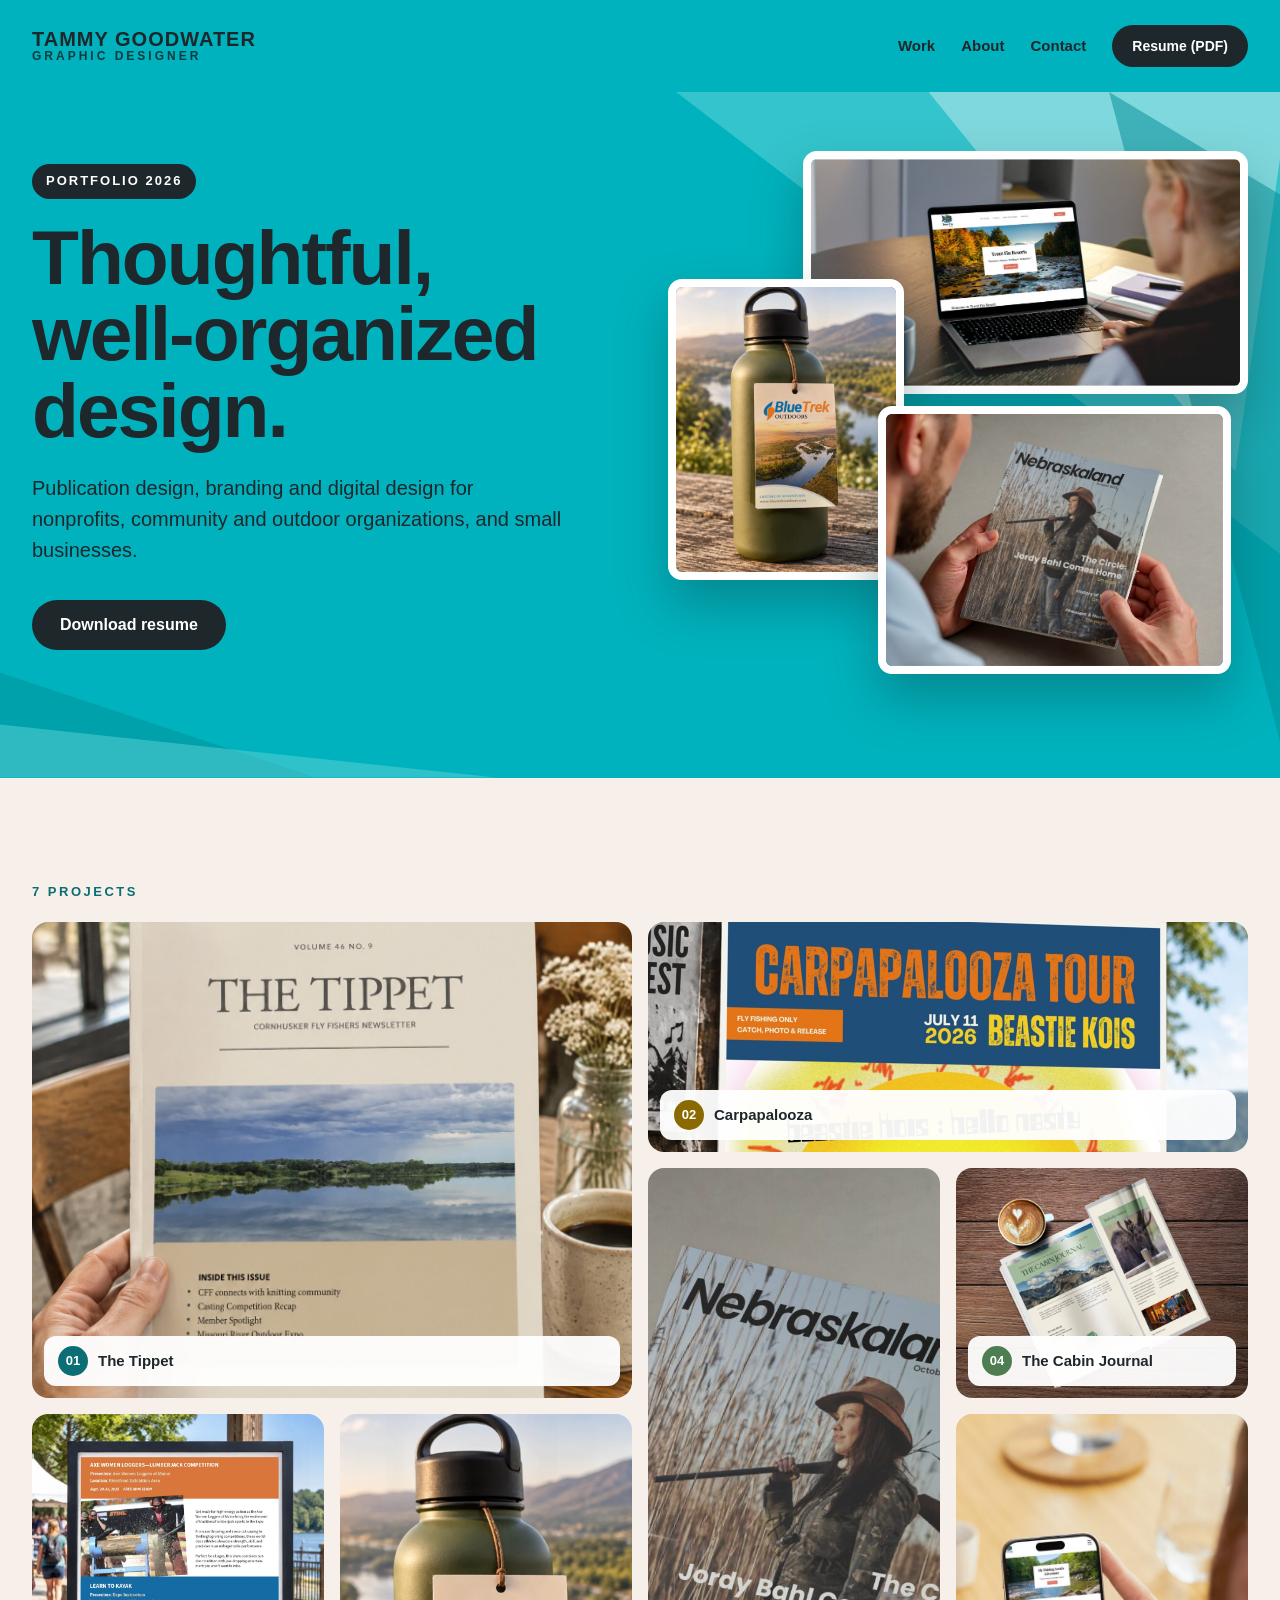
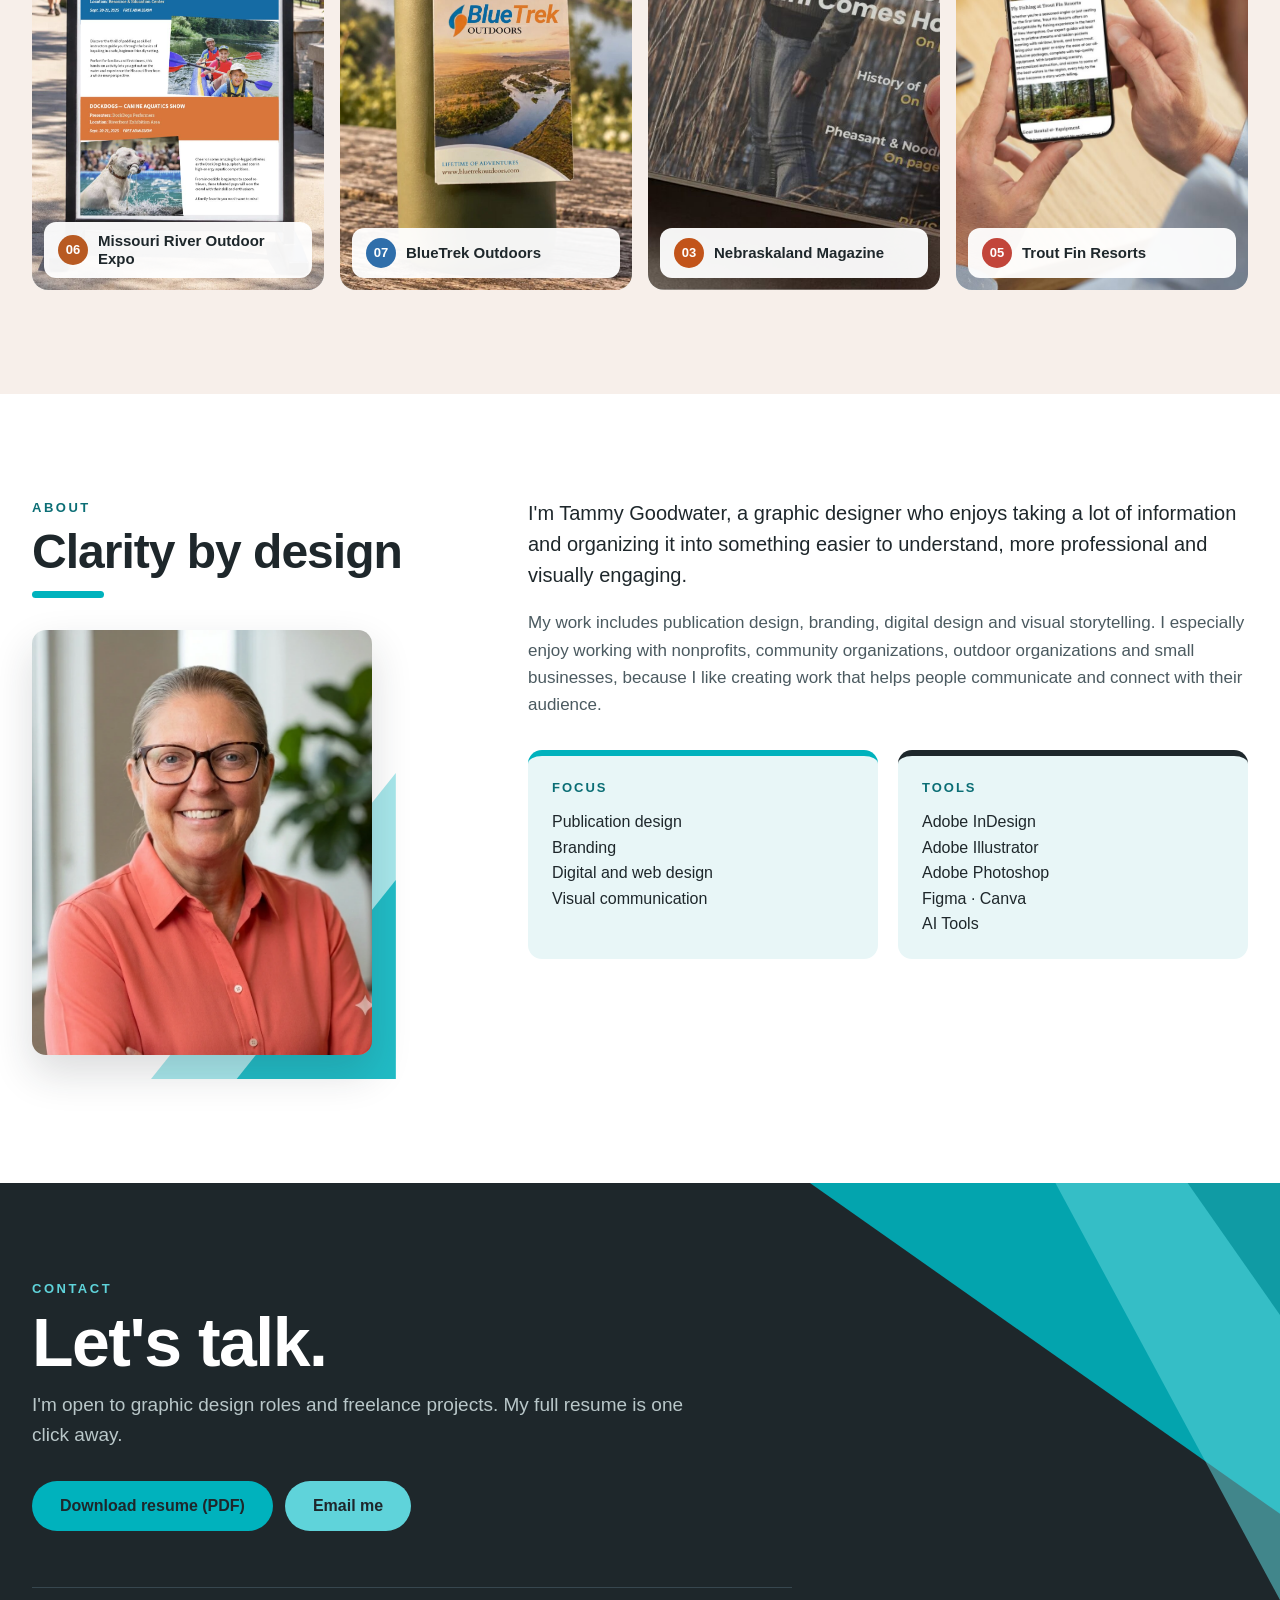
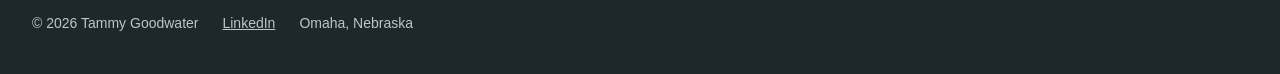
<file: index.html>
<!doctype html>
<html lang="en">
<head>
<meta charset="utf-8">
<meta name="viewport" content="width=device-width, initial-scale=1">
<title>Tammy Goodwater, Graphic Designer: Portfolio</title>
<meta name="description" content="Portfolio of Tammy Goodwater, graphic designer in Omaha, Nebraska: publication design, branding and digital design for nonprofits, outdoor organizations and small businesses.">
<meta property="og:title" content="Tammy Goodwater, Graphic Designer">
<meta property="og:description" content="Publication design, branding and digital design.">
<meta property="og:image" content="images/nebraskaland-magazine-mockup.jpg">
<link rel="stylesheet" href="styles.css">
</head>
<body>

<div class="page">

  <!-- ==================== HEADER: name and menu ==================== -->
  <header style="background: var(--teal)">
    <div class="wrap" style="padding-top: 24px; padding-bottom: 24px; display: flex; flex-wrap: wrap; align-items: center; justify-content: space-between; gap: 12px 24px">
      <a href="#top" style="text-decoration: none; color: var(--charcoal); line-height: 1.1">
        <span style="display: block; font-size: 20px; font-weight: 700; letter-spacing: 1px">TAMMY GOODWATER</span>
        <span style="display: block; font-size: 12px; font-weight: 700; letter-spacing: 3px; color: var(--teal-ink)">GRAPHIC DESIGNER</span>
      </a>
      <nav aria-label="Main" style="display: flex; flex-wrap: wrap; align-items: center; gap: 4px 26px; font-size: 15px; font-weight: 700">
        <a href="#work" style="color: var(--charcoal); text-decoration: none; padding: 10px 0">Work</a>
        <a href="#about" style="color: var(--charcoal); text-decoration: none; padding: 10px 0">About</a>
        <a href="#contact" style="color: var(--charcoal); text-decoration: none; padding: 10px 0">Contact</a>
        <a href="Tammy_Goodwater_Resume.pdf" download="Tammy_Goodwater_Resume.pdf" class="btn" style="min-height: 42px; padding: 0 20px; background: var(--charcoal); color: #FFFFFF; font-size: 14px">Resume (PDF)</a>
      </nav>
    </div>
  </header>

  <!-- ==================== HERO: headline, buttons and floating mockups ==================== -->
  <section id="top" style="position: relative; background: var(--teal); overflow: hidden">
    <svg viewBox="0 0 1440 760" preserveAspectRatio="xMidYMid slice" style="position: absolute; inset: 0; width: 100%; height: 100%; pointer-events: none" aria-hidden="true">
      <polygon points="1440,0 760,0 1440,520" fill="#5FD3DA" opacity="0.55"></polygon>
      <polygon points="1440,0 1040,0 1380,420" fill="#A8E3E7" opacity="0.65"></polygon>
      <polygon points="1440,120 1240,0 1440,760" fill="#008D96" opacity="0.5"></polygon>
      <polygon points="0,760 0,640 360,760" fill="#008D96" opacity="0.45"></polygon>
      <polygon points="0,760 0,700 560,760" fill="#5FD3DA" opacity="0.5"></polygon>
    </svg>
    <div class="wrap" style="position: relative; padding-top: 48px; padding-bottom: 104px; display: flex; flex-wrap: wrap; align-items: center; gap: 56px">
      <div style="flex: 1 1 460px; min-width: 0">
        <p class="rise" style="margin: 0 0 20px; display: inline-block; padding: 7px 14px; border-radius: 999px; background: var(--charcoal); color: #FFFFFF; font-size: 13px; font-weight: 700; letter-spacing: 2px">PORTFOLIO 2026</p>
        <h1 class="rise d1" style="margin: 0 0 24px; font-weight: 700; font-size: clamp(44px, 6vw, 80px); line-height: 1; letter-spacing: -2px; color: var(--charcoal)">Thoughtful, well-organized design.</h1>
        <p class="rise d2" style="margin: 0 0 34px; font-size: 20px; line-height: 1.55; color: var(--charcoal); max-width: 540px">Publication design, branding and digital design for nonprofits, community and outdoor organizations, and small businesses.</p>
        <div class="rise d3" style="display: flex; flex-wrap: wrap; gap: 12px">
          <a href="Tammy_Goodwater_Resume.pdf" download="Tammy_Goodwater_Resume.pdf" class="btn" style="background: var(--charcoal); color: #FFFFFF">Download resume</a>
        </div>
      </div>
      <div class="rise d2" style="flex: 1 1 460px; min-width: 0; position: relative; aspect-ratio: 1 / 0.92">
        <img class="f1" src="images/troutfin-laptop.jpg" alt="Trout Fin Resorts website on a laptop" style="position: absolute; right: 0; top: 2%; width: 74%; height: auto; border: 8px solid #FFFFFF; border-radius: 14px; box-shadow: 0 24px 50px rgba(13,59,64,.35)">
        <img class="f2" src="images/bluetrek-bottle-tag.jpg" alt="BlueTrek hang tag on a water bottle" style="position: absolute; left: 0; top: 26%; width: 38%; height: auto; border: 8px solid #FFFFFF; border-radius: 14px; box-shadow: 0 24px 50px rgba(13,59,64,.35)">
        <img class="f3" src="images/nebraskaland-magazine-mockup.jpg" alt="NebraskaLand Magazine held in a reader's hands" style="position: absolute; right: 3%; bottom: 0; width: 58%; height: auto; border: 8px solid #FFFFFF; border-radius: 14px; box-shadow: 0 24px 50px rgba(13,59,64,.35)">
      </div>
    </div>
  </section>

  <!-- ==================== SELECTED WORK GRID (tiles link to each project) ==================== -->
  <section id="work" class="sec sec-blush" aria-labelledby="h-work">
    <div class="wrap">
      <h2 id="h-work" class="kicker" style="margin: 0 0 20px">7 PROJECTS</h2>
      <div class="bento">
        <a href="work/the-tippet.html" class="tile t-big p1" style="--accent: var(--teal-dark)"><img src="images/tippet-cover-mockup.jpg" alt="" style="object-position: 50% 25%"><span class="tag"><b>01</b><span>The Tippet</span></span></a>
        <a href="work/carpapalooza.html" class="tile t-wide p2" style="--accent: #8A6A00"><img src="images/carpapalooza-poster-mockup.jpg" alt="" style="object-position: 50% 12%"><span class="tag"><b>02</b><span>Carpapalooza</span></span></a>
        <a href="work/nebraskaland-magazine.html" class="tile t-tall p3" style="--accent: #C2541A"><img src="images/nebraskaland-magazine-mockup.jpg" alt="" style="object-position: 50% 40%"><span class="tag"><b>03</b><span>Nebraskaland Magazine</span></span></a>
        <a href="work/the-cabin-journal.html" class="tile p4" style="--accent: #4E7D52"><img src="images/cabin-journal-mockup.jpg" alt=""><span class="tag"><b>04</b><span>The Cabin Journal</span></span></a>
        <a href="work/trout-fin-resorts.html" class="tile t-tall p5" style="--accent: #C2453A"><img src="images/troutfin-phone.jpg" alt=""><span class="tag"><b>05</b><span>Trout Fin Resorts</span></span></a>
        <a href="work/missouri-river-outdoor-expo.html" class="tile t-tall p6" style="--accent: #B85A22"><img src="images/expo-sign-mockup.jpg" alt="" style="object-position: 50% 35%"><span class="tag"><b>06</b><span>Missouri River Outdoor Expo</span></span></a>
        <a href="work/bluetrek-outdoors.html" class="tile t-tall p7" style="--accent: #2F6EAA"><img src="images/bluetrek-bottle-tag.jpg" alt="" style="object-position: 50% 45%"><span class="tag"><b>07</b><span>BlueTrek Outdoors</span></span></a>
      </div>
    </div>
  </section>

  <!-- ==================== ABOUT ==================== -->
  <section id="about" class="sec" aria-labelledby="h-about">
    <div class="wrap" style="display: flex; flex-wrap: wrap; gap: 56px; align-items: flex-start">
      <div style="flex: 1 1 320px; min-width: 0; max-width: 440px">
        <p class="kicker">ABOUT</p>
        <h2 id="h-about" class="h2">Clarity by design</h2>
        <div class="bar" style="background: var(--teal)"></div>
        <!-- Portrait, with teal angles that echo the resume and business card -->
        <figure style="position: relative; margin: 32px 24px 24px 0; max-width: 340px">
          <svg viewBox="0 0 100 100" preserveAspectRatio="none" aria-hidden="true" style="position: absolute; right: -24px; bottom: -24px; width: 72%; height: 72%">
            <polygon points="100,0 100,100 0,100" fill="#5FD3DA" opacity="0.55"></polygon>
            <polygon points="100,35 100,100 35,100" fill="#00B2BD" opacity="0.8"></polygon>
          </svg>
          <img src="images/tammy-goodwater-portrait.webp" alt="Portrait of Tammy Goodwater" width="1024" height="1024" style="position: relative; display: block; width: 100%; height: auto; aspect-ratio: 4 / 5; object-fit: cover; border-radius: 14px; box-shadow: 0 18px 40px rgba(30,39,43,.16)">
        </figure>
      </div>
      <div style="flex: 2 1 460px; min-width: 0">
        <p style="margin: 0 0 18px; font-size: 20px; line-height: 1.55">I'm Tammy Goodwater, a graphic designer who enjoys taking a lot of information and organizing it into something easier to understand, more professional and visually engaging.</p>
        <p style="margin: 0 0 32px; color: var(--gray)">My work includes publication design, branding, digital design and visual storytelling. I especially enjoy working with nonprofits, community organizations, outdoor organizations and small businesses, because I like creating work that helps people communicate and connect with their audience.</p>
        <div style="display: flex; flex-wrap: wrap; gap: 20px">
          <div style="flex: 1 1 220px; min-width: 0; background: var(--mist); border-top: 6px solid var(--teal); border-radius: 14px; padding: 22px 24px">
            <h3 style="margin: 0 0 10px; font-size: 13px; font-weight: 700; letter-spacing: 2px; color: var(--teal-dark)">FOCUS</h3>
            <p style="margin: 0; font-size: 16px">Publication design<br>Branding<br>Digital and web design<br>Visual communication</p>
          </div>
          <div style="flex: 1 1 220px; min-width: 0; background: var(--mist); border-top: 6px solid var(--charcoal); border-radius: 14px; padding: 22px 24px">
            <h3 style="margin: 0 0 10px; font-size: 13px; font-weight: 700; letter-spacing: 2px; color: var(--teal-dark)">TOOLS</h3>
            <p style="margin: 0; font-size: 16px">Adobe InDesign<br>Adobe Illustrator<br>Adobe Photoshop<br>Figma · Canva<br>AI Tools</p>
          </div>
        </div>
      </div>
    </div>
  </section>

  <!-- ==================== CONTACT AND FOOTER ==================== -->
  <section id="contact" aria-labelledby="h-contact" style="position: relative; background: var(--charcoal); color: #FFFFFF; overflow: hidden">
    <svg viewBox="0 0 1440 520" preserveAspectRatio="xMidYMid slice" style="position: absolute; inset: 0; width: 100%; height: 100%; pointer-events: none" aria-hidden="true">
      <polygon points="1440,0 900,0 1440,380" fill="#00B2BD" opacity="0.9"></polygon>
      <polygon points="1440,0 1160,0 1440,520" fill="#5FD3DA" opacity="0.55"></polygon>
      <polygon points="1440,200 1300,0 1440,0" fill="#008D96" opacity="0.7"></polygon>
    </svg>
    <div class="wrap" style="position: relative; padding-top: 96px; padding-bottom: 40px">
      <div style="max-width: 680px; padding-bottom: 56px">
        <p class="kicker" style="color: var(--teal-light)">CONTACT</p>
        <h2 id="h-contact" style="margin: 0 0 14px; font-weight: 700; font-size: clamp(40px, 5.4vw, 68px); line-height: 1; letter-spacing: -1.5px">Let's talk.</h2>
        <p style="margin: 0 0 30px; font-size: 19px; color: var(--gray-light)">I'm open to graphic design roles and freelance projects. My full resume is one click away.</p>
        <div style="display: flex; flex-wrap: wrap; gap: 12px">
          <a id="resume" href="Tammy_Goodwater_Resume.pdf" download="Tammy_Goodwater_Resume.pdf" class="btn" style="background: var(--teal); color: var(--charcoal)">Download resume (PDF)</a>
          <a href="mailto:tlgoodwater@gmail.com" class="btn" style="background: var(--teal-light); color: var(--charcoal)">Email me</a>
        </div>
      </div>
      <div style="display: flex; flex-wrap: wrap; gap: 8px 24px; padding-top: 24px; border-top: 1px solid #37474F; font-size: 14px; color: var(--gray-light); max-width: 760px">
        <span>© 2026 Tammy Goodwater</span>
        <a href="https://www.linkedin.com/in/tammy-goodwater-design" style="color: var(--gray-light)">LinkedIn</a>
        <span>Omaha, Nebraska</span>
      </div>
    </div>
  </section>
</div>
</body>
</html>
</file>
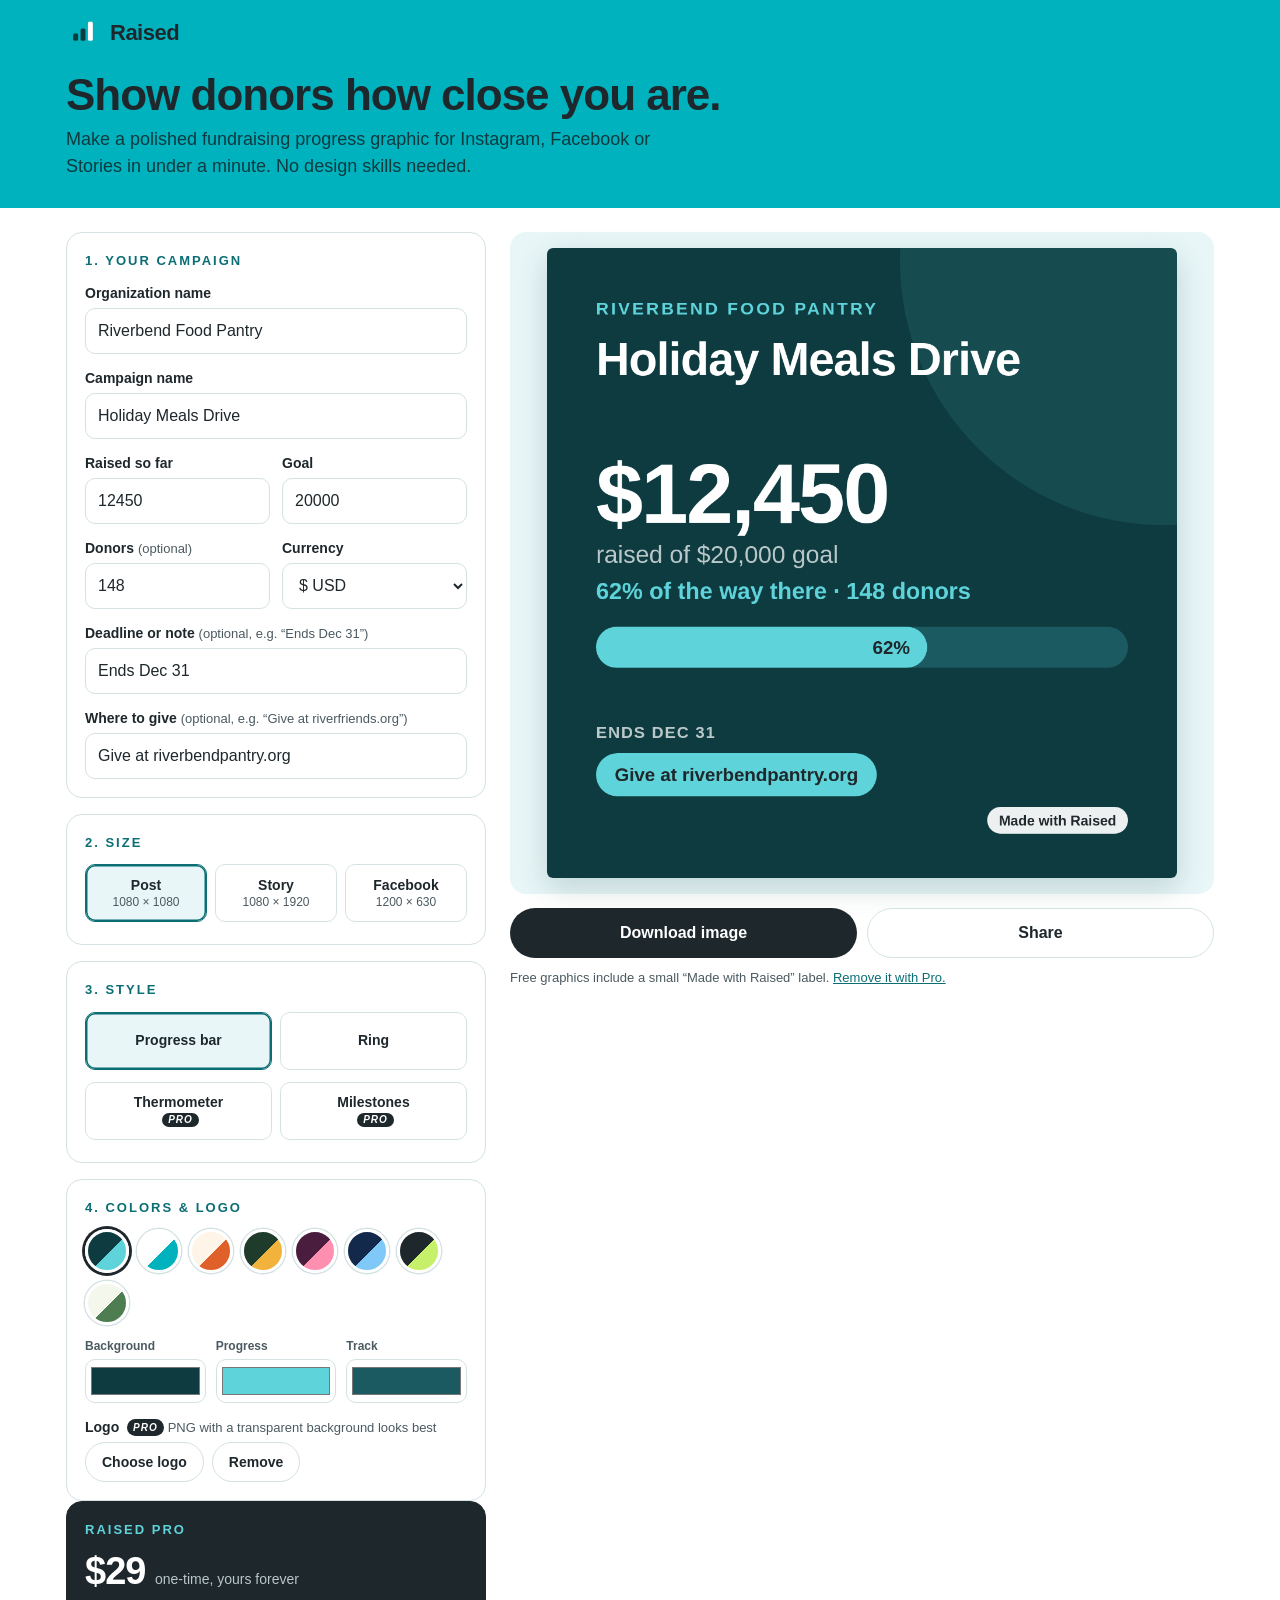
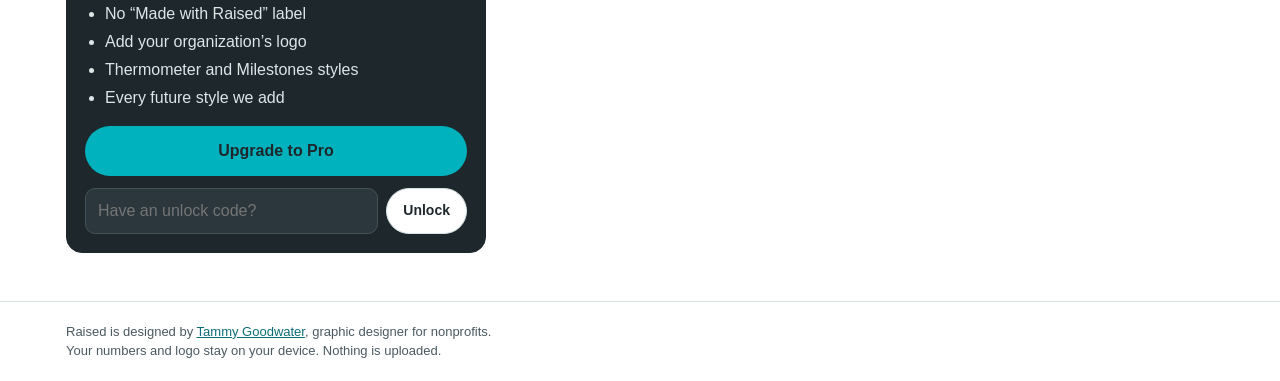
<file: raised/index.html>
<!doctype html>
<html lang="en">
<head>
<meta charset="utf-8">
<meta name="viewport" content="width=device-width, initial-scale=1, viewport-fit=cover">
<title>Raised: Fundraising Graphics for Nonprofits</title>
<meta name="description" content="Make polished fundraising progress graphics for Instagram, Facebook and Stories in seconds. Built for nonprofits.">
<meta name="theme-color" content="#00B2BD">
<link rel="manifest" href="manifest.webmanifest">
<link rel="icon" href="icons/icon-192.png">
<link rel="apple-touch-icon" href="icons/apple-touch-icon.png">
<meta name="apple-mobile-web-app-capable" content="yes">
<meta name="apple-mobile-web-app-title" content="Raised">
<meta property="og:title" content="Raised: Fundraising Graphics for Nonprofits">
<meta property="og:description" content="Show donors how close you are to your goal with a polished progress graphic.">
<meta property="og:image" content="icons/icon-512.png">
<style>
:root{
  --teal:#00B2BD; --teal-dark:#0B6E75; --teal-ink:#0D3B40; --mist:#E8F6F7;
  --charcoal:#1E272B; --gray:#4B5A60; --line:#D5E2E4; --white:#FFFFFF; --gold:#F2B33D;
}
*{box-sizing:border-box}
html{-webkit-text-size-adjust:100%}
body{margin:0;font-family:'Helvetica Neue',Helvetica,Arial,sans-serif;color:var(--charcoal);background:var(--white);font-size:16px;line-height:1.5}
a{color:var(--teal-dark)}
button,input,select,textarea{font:inherit;color:inherit}
.wrap{max-width:1180px;margin:0 auto;padding:0 16px}

header.top{background:var(--teal);color:var(--charcoal)}
header.top .wrap{display:flex;align-items:center;justify-content:space-between;gap:12px;min-height:64px;padding-top:max(0px,env(safe-area-inset-top))}
.brand{display:flex;align-items:center;gap:10px;font-weight:800;font-size:22px;letter-spacing:-.5px;text-decoration:none;color:var(--charcoal)}
.brand img{width:34px;height:34px;border-radius:9px}
.pro-badge{display:none;padding:4px 10px;border-radius:999px;background:var(--charcoal);color:var(--white);font-size:12px;font-weight:700;letter-spacing:1.5px}
body.is-pro .pro-badge{display:inline-block}
body.is-pro .free-only{display:none!important}

.hero{background:var(--teal);padding:8px 0 28px}
.hero h1{margin:0 0 8px;font-size:clamp(28px,4.5vw,44px);line-height:1.05;letter-spacing:-1px;max-width:720px}
.hero p{margin:0;font-size:18px;max-width:640px;color:var(--teal-ink)}

main .wrap{display:grid;grid-template-columns:minmax(0,1fr);gap:24px;padding-top:24px;padding-bottom:48px}
@media (min-width:900px){
  main .wrap{grid-template-columns:minmax(0,420px) minmax(0,1fr);align-items:start}
  .preview-col{position:sticky;top:16px;order:2}
  .form-col{order:1}
}

.card{border:1.5px solid var(--line);border-radius:16px;padding:18px;background:var(--white)}
.card + .card{margin-top:16px}
.card h2{margin:0 0 12px;font-size:13px;font-weight:700;letter-spacing:2px;text-transform:uppercase;color:var(--teal-dark)}
label{display:block;font-size:14px;font-weight:700;margin:0 0 4px}
.field{margin-bottom:14px}
.field:last-child{margin-bottom:0}
.hint{font-weight:400;color:var(--gray);font-size:13px}
input[type=text],input[type=number],input[type=url],select{width:100%;min-height:46px;padding:10px 12px;border:1.5px solid var(--line);border-radius:10px;background:var(--white);font-size:16px}
input:focus,select:focus,button:focus-visible{outline:3px solid var(--teal);outline-offset:1px}
.row{display:grid;grid-template-columns:1fr 1fr;gap:12px}

.choices{display:grid;grid-template-columns:repeat(2,minmax(0,1fr));gap:8px}
.choices.three{grid-template-columns:repeat(3,minmax(0,1fr))}
.choice{position:relative}
.choice input{position:absolute;opacity:0;pointer-events:none}
.choice span{display:flex;flex-direction:column;align-items:center;justify-content:center;gap:2px;min-height:58px;padding:8px;border:1.5px solid var(--line);border-radius:10px;text-align:center;font-size:14px;font-weight:700;cursor:pointer;line-height:1.2}
.choice small{font-weight:400;color:var(--gray);font-size:12px}
.choice input:checked + span{border-color:var(--teal-dark);background:var(--mist);box-shadow:inset 0 0 0 1.5px var(--teal-dark)}
.choice input:focus-visible + span{outline:3px solid var(--teal);outline-offset:1px}
.lock{display:inline-block;margin-left:4px;padding:1px 6px;border-radius:999px;background:var(--charcoal);color:var(--white);font-size:10px;letter-spacing:1px;vertical-align:1px}
body.is-pro .lock{display:none}

.swatches{display:flex;flex-wrap:wrap;gap:8px}
.swatch{width:44px;height:44px;border-radius:50%;border:3px solid var(--white);box-shadow:0 0 0 1.5px var(--line);cursor:pointer;padding:0}
.swatch[aria-pressed=true]{box-shadow:0 0 0 3px var(--charcoal)}
.colors{display:grid;grid-template-columns:repeat(3,1fr);gap:10px;margin-top:12px}
.colors label{font-size:12px;font-weight:700;color:var(--gray)}
input[type=color]{width:100%;height:44px;border:1.5px solid var(--line);border-radius:10px;padding:3px;background:var(--white);cursor:pointer}

.logo-row{display:flex;gap:8px;align-items:center;flex-wrap:wrap}
.btn{display:inline-flex;align-items:center;justify-content:center;gap:8px;min-height:50px;padding:0 22px;border-radius:999px;border:0;font-weight:700;font-size:16px;cursor:pointer;text-decoration:none}
.btn.primary{background:var(--charcoal);color:var(--white)}
.btn.teal{background:var(--teal);color:var(--charcoal)}
.btn.ghost{background:var(--white);border:1.5px solid var(--line);color:var(--charcoal)}
.btn.small{min-height:40px;padding:0 16px;font-size:14px}
.btn[disabled]{opacity:.5;cursor:not-allowed}

.preview-box{background:var(--mist);border-radius:16px;padding:16px;display:flex;justify-content:center}
#canvas{display:block;width:auto;height:auto;max-width:100%;max-height:70vh;border-radius:6px;box-shadow:0 10px 30px rgba(13,59,64,.18);background:var(--white)}
.actions{display:flex;flex-wrap:wrap;gap:10px;margin-top:14px}
.actions .btn{flex:1 1 180px}
.note{font-size:13px;color:var(--gray);margin:10px 0 0}

.pricing{background:var(--charcoal);color:var(--white);border-color:var(--charcoal)}
.pricing h2{color:#5FD3DA}
.pricing .price{font-size:38px;font-weight:800;letter-spacing:-1px;line-height:1}
.pricing .price small{font-size:14px;font-weight:400;color:#B9C7C9;letter-spacing:0}
.pricing ul{margin:12px 0 16px;padding-left:20px;color:#DCE6E7}
.pricing li{margin:4px 0}
.code-row{display:flex;gap:8px;margin-top:12px}
.code-row input{flex:1;min-width:0}
.pricing input{background:#2B373C;border-color:#43535A;color:var(--white)}
.pricing a{color:#5FD3DA}

dialog{border:0;border-radius:18px;padding:24px;max-width:420px;width:calc(100% - 32px);color:var(--charcoal)}
dialog::backdrop{background:rgba(30,39,43,.6)}
dialog h3{margin:0 0 8px;font-size:24px;letter-spacing:-.5px}
dialog p{margin:0 0 16px;color:var(--gray)}
dialog .actions{margin-top:0}

.toast{position:fixed;left:50%;bottom:calc(20px + env(safe-area-inset-bottom));transform:translateX(-50%) translateY(120px);background:var(--charcoal);color:var(--white);padding:12px 18px;border-radius:999px;font-weight:700;font-size:14px;transition:transform .25s,opacity .25s;opacity:0;z-index:10;max-width:calc(100% - 32px);text-align:center}
.toast.show{transform:translateX(-50%) translateY(0);opacity:1}

#installBtn{display:none}
footer{border-top:1.5px solid var(--line);padding:20px 0 calc(20px + env(safe-area-inset-bottom));font-size:13px;color:var(--gray)}
@media (prefers-reduced-motion:reduce){.toast{transition:none}}
</style>
</head>
<body>
<header class="top">
  <div class="wrap">
    <a class="brand" href="./"><img src="icons/icon-192.png" alt="">Raised <span class="pro-badge">PRO</span></a>
    <button class="btn small primary" id="installBtn" type="button">Install app</button>
  </div>
</header>

<section class="hero">
  <div class="wrap">
    <h1>Show donors how close you are.</h1>
    <p>Make a polished fundraising progress graphic for Instagram, Facebook or Stories in under a minute. No design skills needed.</p>
  </div>
</section>

<main>
  <div class="wrap">
    <!-- ========== PREVIEW ========== -->
    <div class="preview-col">
      <div class="preview-box"><canvas id="canvas" width="1080" height="1080" role="img" aria-label="Preview of your fundraising graphic"></canvas></div>
      <div class="actions">
        <button class="btn primary" id="downloadBtn" type="button">Download image</button>
        <button class="btn ghost" id="shareBtn" type="button" hidden>Share</button>
      </div>
      <p class="note free-only">Free graphics include a small “Made with Raised” label. <a href="#pricing">Remove it with Pro.</a></p>
    </div>

    <!-- ========== FORM ========== -->
    <div class="form-col">
      <form id="form" autocomplete="off" onsubmit="return false">
        <div class="card">
          <h2>1. Your campaign</h2>
          <div class="field"><label for="org">Organization name</label><input type="text" id="org" name="org" maxlength="60"></div>
          <div class="field"><label for="title">Campaign name</label><input type="text" id="title" name="title" maxlength="70"></div>
          <div class="row">
            <div class="field"><label for="raised">Raised so far</label><input type="number" id="raised" name="raised" min="0" step="1" inputmode="decimal"></div>
            <div class="field"><label for="goal">Goal</label><input type="number" id="goal" name="goal" min="1" step="1" inputmode="decimal"></div>
          </div>
          <div class="row">
            <div class="field"><label for="donors">Donors <span class="hint">(optional)</span></label><input type="number" id="donors" name="donors" min="0" step="1" inputmode="numeric"></div>
            <div class="field"><label for="currency">Currency</label>
              <select id="currency" name="currency">
                <option value="USD">$ USD</option><option value="CAD">$ CAD</option><option value="EUR">€ EUR</option><option value="GBP">£ GBP</option><option value="AUD">$ AUD</option>
              </select>
            </div>
          </div>
          <div class="field"><label for="deadline">Deadline or note <span class="hint">(optional, e.g. “Ends Dec 31”)</span></label><input type="text" id="deadline" name="deadline" maxlength="40"></div>
          <div class="field"><label for="cta">Where to give <span class="hint">(optional, e.g. “Give at riverfriends.org”)</span></label><input type="text" id="cta" name="cta" maxlength="50"></div>
        </div>

        <div class="card">
          <h2>2. Size</h2>
          <div class="choices three" role="radiogroup" aria-label="Size">
            <label class="choice"><input type="radio" name="size" value="square" checked><span>Post<small>1080 × 1080</small></span></label>
            <label class="choice"><input type="radio" name="size" value="story"><span>Story<small>1080 × 1920</small></span></label>
            <label class="choice"><input type="radio" name="size" value="wide"><span>Facebook<small>1200 × 630</small></span></label>
          </div>
        </div>

        <div class="card">
          <h2>3. Style</h2>
          <div class="choices" role="radiogroup" aria-label="Style">
            <label class="choice"><input type="radio" name="style" value="bar" checked><span>Progress bar</span></label>
            <label class="choice"><input type="radio" name="style" value="ring"><span>Ring</span></label>
            <label class="choice"><input type="radio" name="style" value="thermometer"><span>Thermometer <i class="lock">PRO</i></span></label>
            <label class="choice"><input type="radio" name="style" value="milestones"><span>Milestones <i class="lock">PRO</i></span></label>
          </div>
        </div>

        <div class="card">
          <h2>4. Colors &amp; logo</h2>
          <div class="swatches" id="swatches" aria-label="Color themes"></div>
          <div class="colors">
            <div><label for="bg">Background</label><input type="color" id="bg" name="bg"></div>
            <div><label for="fill">Progress</label><input type="color" id="fill" name="fill"></div>
            <div><label for="track">Track</label><input type="color" id="track" name="track"></div>
          </div>
          <div class="field" style="margin-top:14px">
            <label>Logo <i class="lock">PRO</i> <span class="hint">PNG with a transparent background looks best</span></label>
            <div class="logo-row">
              <label class="btn ghost small" for="logoFile" style="margin:0">Choose logo</label>
              <input type="file" id="logoFile" accept="image/*" hidden>
              <button type="button" class="btn ghost small" id="logoClear" hidden>Remove</button>
            </div>
          </div>
        </div>
      </form>

      <!-- ========== PRICING ========== -->
      <div class="card pricing free-only" id="pricing">
        <h2>Raised Pro</h2>
        <div class="price"><span data-price></span> <small data-price-note></small></div>
        <ul>
          <li>No “Made with Raised” label</li>
          <li>Add your organization’s logo</li>
          <li>Thermometer and Milestones styles</li>
          <li>Every future style we add</li>
        </ul>
        <button class="btn teal" type="button" data-upgrade style="width:100%">Upgrade to Pro</button>
        <div class="code-row">
          <input type="text" id="codeInput" placeholder="Have an unlock code?" aria-label="Unlock code">
          <button class="btn ghost small" type="button" id="codeBtn">Unlock</button>
        </div>
      </div>
    </div>
  </div>
</main>

<footer>
  <div class="wrap">Raised is designed by <a href="../">Tammy Goodwater</a>, graphic designer for nonprofits. <span id="contactLine"></span><br>Your numbers and logo stay on your device. Nothing is uploaded.</div>
</footer>

<dialog id="upgradeDialog">
  <h3>That’s a Pro feature</h3>
  <p id="upgradeReason">Upgrade to download this graphic.</p>
  <div class="actions">
    <button class="btn teal" type="button" data-upgrade>Upgrade for <span data-price></span></button>
    <button class="btn ghost" type="button" id="dialogClose">Not now</button>
  </div>
</dialog>

<div class="toast" id="toast" role="status" aria-live="polite"></div>

<script src="config.js"></script>
<script src="app.js"></script>
</body>
</html>
</file>
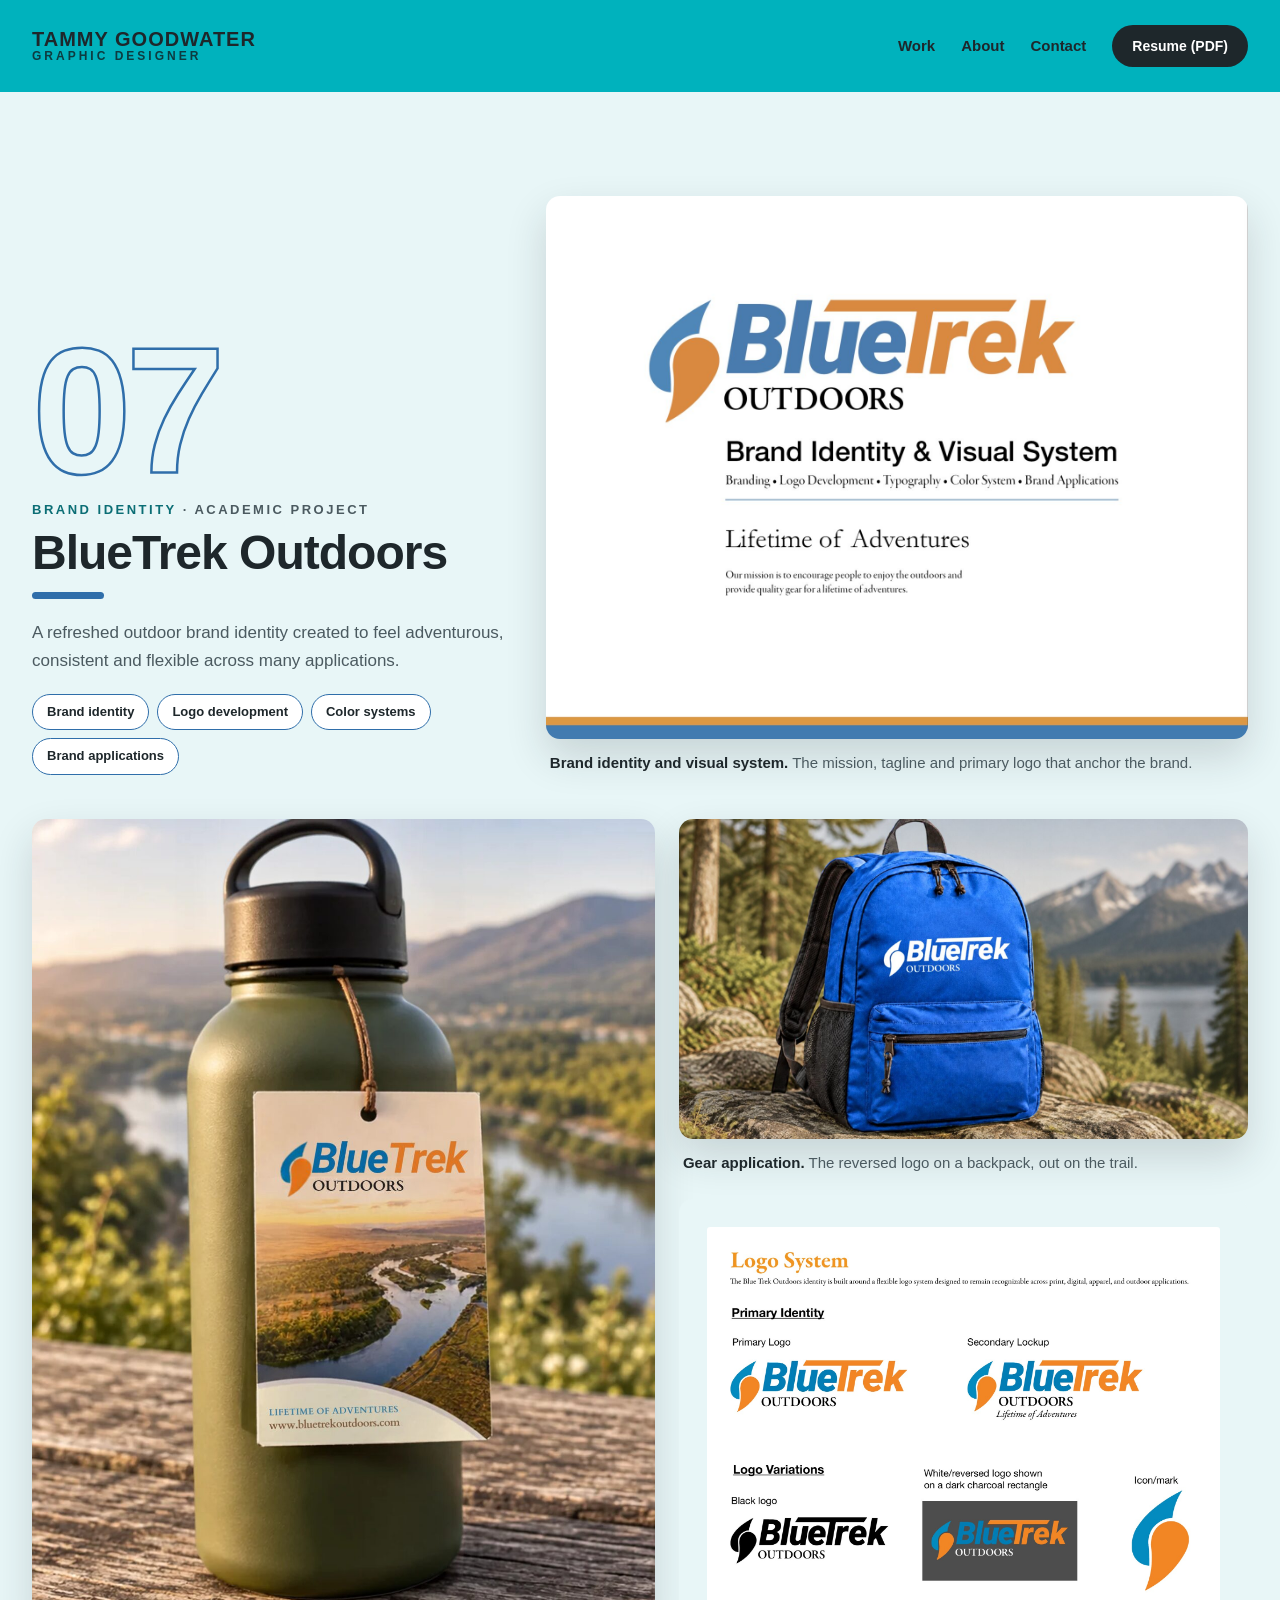
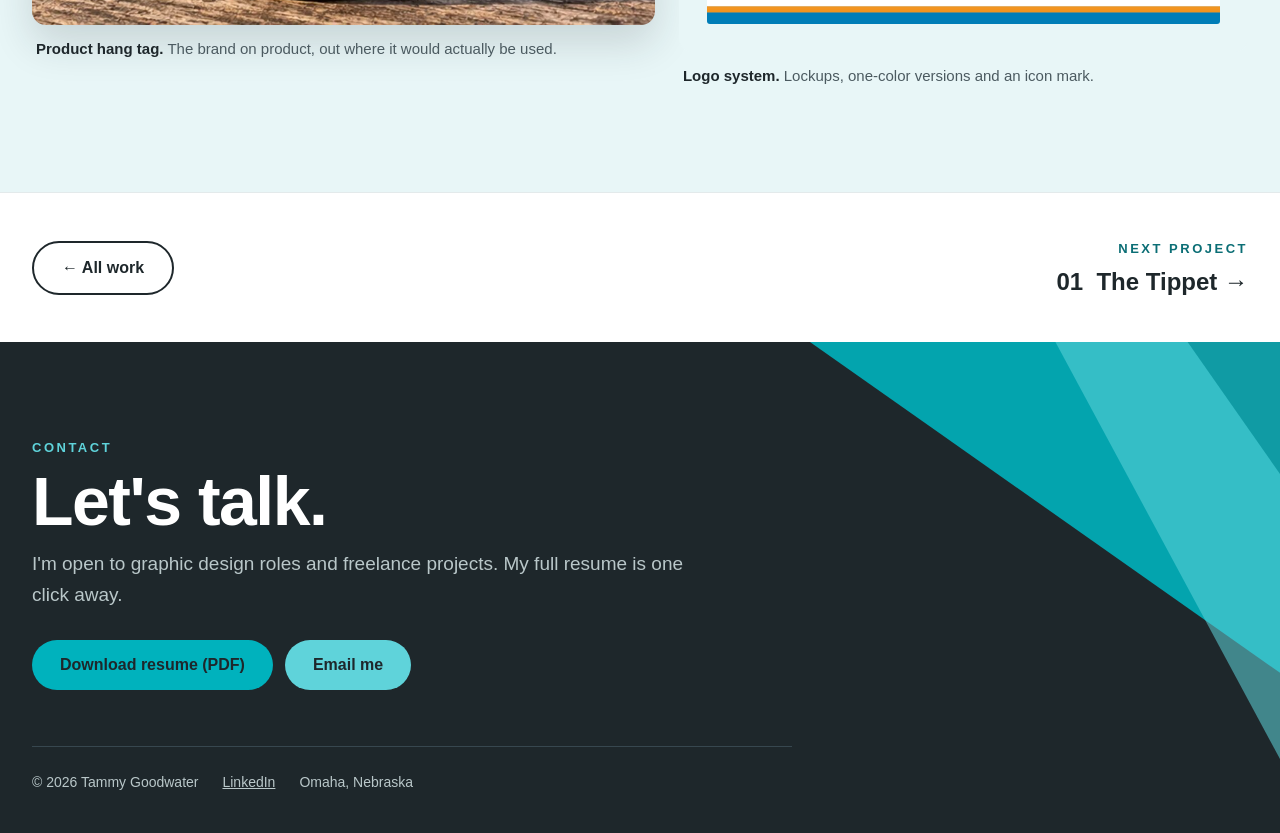
<file: work/bluetrek-outdoors.html>
<!doctype html>
<html lang="en">
<head>
<meta charset="utf-8">
<meta name="viewport" content="width=device-width, initial-scale=1">
<title>BlueTrek Outdoors | Tammy Goodwater, Graphic Designer</title>
<meta name="description" content="A refreshed outdoor brand identity created to feel adventurous, consistent and flexible across many applications.">
<meta property="og:title" content="BlueTrek Outdoors | Tammy Goodwater, Graphic Designer">
<meta property="og:description" content="A refreshed outdoor brand identity created to feel adventurous, consistent and flexible across many applications.">
<meta property="og:image" content="../images/bluetrek-brand-cover.jpg">
<link rel="stylesheet" href="../styles.css">
</head>
<body>

<div class="page">

  <!-- ==================== HEADER: name and menu ==================== -->
  <header style="background: var(--teal)">
    <div class="wrap" style="padding-top: 24px; padding-bottom: 24px; display: flex; flex-wrap: wrap; align-items: center; justify-content: space-between; gap: 12px 24px">
      <a href="../" style="text-decoration: none; color: var(--charcoal); line-height: 1.1">
        <span style="display: block; font-size: 20px; font-weight: 700; letter-spacing: 1px">TAMMY GOODWATER</span>
        <span style="display: block; font-size: 12px; font-weight: 700; letter-spacing: 3px; color: var(--teal-ink)">GRAPHIC DESIGNER</span>
      </a>
      <nav aria-label="Main" style="display: flex; flex-wrap: wrap; align-items: center; gap: 4px 26px; font-size: 15px; font-weight: 700">
        <a href="../#work" style="color: var(--charcoal); text-decoration: none; padding: 10px 0">Work</a>
        <a href="../#about" style="color: var(--charcoal); text-decoration: none; padding: 10px 0">About</a>
        <a href="#contact" style="color: var(--charcoal); text-decoration: none; padding: 10px 0">Contact</a>
        <a href="../Tammy_Goodwater_Resume.pdf" download="Tammy_Goodwater_Resume.pdf" class="btn" style="min-height: 42px; padding: 0 20px; background: var(--charcoal); color: #FFFFFF; font-size: 14px">Resume (PDF)</a>
      </nav>
    </div>
  </header>

  <!-- ==================== PROJECT 07: BLUETREK OUTDOORS ==================== -->
  <section id="bluetrek" class="sec sec-mist" aria-labelledby="h-bt" style="--accent: #2F6EAA">
    <div class="wrap">
      <div class="head">
        <div style="flex: 1 1 360px; min-width: 0">
          <p class="num" aria-hidden="true">07</p>
          <p class="kicker">BRAND IDENTITY <span class="ptype">· ACADEMIC PROJECT</span></p>
          <h1 id="h-bt" class="h2">BlueTrek Outdoors</h1>
          <div class="bar"></div>
          <p class="lede">A refreshed outdoor brand identity created to feel adventurous, consistent and flexible across many applications.</p>
          <div class="chips"><span>Brand identity</span><span>Logo development</span><span>Color systems</span><span>Brand applications</span></div>
        </div>
        <figure class="fig" style="flex: 1.6 1 520px">
          <img src="../images/bluetrek-brand-cover.jpg" alt="BlueTrek Outdoors brand identity and visual system cover with the logo and Lifetime of Adventures tagline" style="background: #FFFFFF">
          <figcaption class="cap"><strong>Brand identity and visual system.</strong> The mission, tagline and primary logo that anchor the brand.</figcaption>
        </figure>
      </div>
      <div class="gal">
        <figure class="fig" style="flex: 1.2 1 300px">
          <img src="../images/bluetrek-bottle-tag.jpg" alt="BlueTrek hang tag tied to a green water bottle at a river overlook">
          <figcaption class="cap"><strong>Product hang tag.</strong> The brand on product, out where it would actually be used.</figcaption>
        </figure>
        <div style="flex: 1 1 300px; min-width: 0; display: flex; flex-direction: column; gap: 24px">
          <figure class="fig">
            <img src="../images/bluetrek-backpack.jpg" alt="Blue backpack with the white BlueTrek Outdoors logo on a rock overlooking a mountain lake">
            <figcaption class="cap"><strong>Gear application.</strong> The reversed logo on a backpack, out on the trail.</figcaption>
          </figure>
          <figure class="fig">
            <div class="mat" style="background: var(--mist)"><img src="../images/bluetrek-logo-system.jpg" alt="BlueTrek logo system: primary logo, secondary lockup, black, reversed and icon versions" style="width: 100%; height: auto; box-shadow: none"></div>
            <figcaption class="cap"><strong>Logo system.</strong> Lockups, one-color versions and an icon mark.</figcaption>
          </figure>
        </div>
      </div>
    </div>
  </section>

  <!-- ==================== PROJECT NAVIGATION (new: flagged for review) ==================== -->
  <nav aria-label="More projects" style="background: #FFFFFF; border-top: 1px solid #E3EAEB">
    <div class="wrap" style="padding-top: 40px; padding-bottom: 40px; display: flex; flex-wrap: wrap; align-items: center; justify-content: space-between; gap: 20px">
      <a href="../#work" class="btn" style="border: 2px solid var(--charcoal); color: var(--charcoal)">← All work</a>
      <a href="the-tippet.html" style="text-decoration: none; color: var(--charcoal); text-align: right; padding: 6px 0">
        <span class="kicker" style="display: block">NEXT PROJECT</span>
        <span style="display: block; font-size: 24px; font-weight: 700; line-height: 1.2">01 &nbsp;The Tippet →</span>
      </a>
    </div>
  </nav>

  <!-- ==================== CONTACT AND FOOTER ==================== -->
  <section id="contact" aria-labelledby="h-contact" style="position: relative; background: var(--charcoal); color: #FFFFFF; overflow: hidden">
    <svg viewBox="0 0 1440 520" preserveAspectRatio="xMidYMid slice" style="position: absolute; inset: 0; width: 100%; height: 100%; pointer-events: none" aria-hidden="true">
      <polygon points="1440,0 900,0 1440,380" fill="#00B2BD" opacity="0.9"></polygon>
      <polygon points="1440,0 1160,0 1440,520" fill="#5FD3DA" opacity="0.55"></polygon>
      <polygon points="1440,200 1300,0 1440,0" fill="#008D96" opacity="0.7"></polygon>
    </svg>
    <div class="wrap" style="position: relative; padding-top: 96px; padding-bottom: 40px">
      <div style="max-width: 680px; padding-bottom: 56px">
        <p class="kicker" style="color: var(--teal-light)">CONTACT</p>
        <h2 id="h-contact" style="margin: 0 0 14px; font-weight: 700; font-size: clamp(40px, 5.4vw, 68px); line-height: 1; letter-spacing: -1.5px">Let's talk.</h2>
        <p style="margin: 0 0 30px; font-size: 19px; color: var(--gray-light)">I'm open to graphic design roles and freelance projects. My full resume is one click away.</p>
        <div style="display: flex; flex-wrap: wrap; gap: 12px">
          <a id="resume" href="../Tammy_Goodwater_Resume.pdf" download="Tammy_Goodwater_Resume.pdf" class="btn" style="background: var(--teal); color: var(--charcoal)">Download resume (PDF)</a>
          <a href="mailto:tlgoodwater@gmail.com" class="btn" style="background: var(--teal-light); color: var(--charcoal)">Email me</a>
        </div>
      </div>
      <div style="display: flex; flex-wrap: wrap; gap: 8px 24px; padding-top: 24px; border-top: 1px solid #37474F; font-size: 14px; color: var(--gray-light); max-width: 760px">
        <span>© 2026 Tammy Goodwater</span>
        <a href="https://www.linkedin.com/in/tammy-goodwater-design" style="color: var(--gray-light)">LinkedIn</a>
        <span>Omaha, Nebraska</span>
      </div>
    </div>
  </section>
</div>
</body>
</html>
</file>
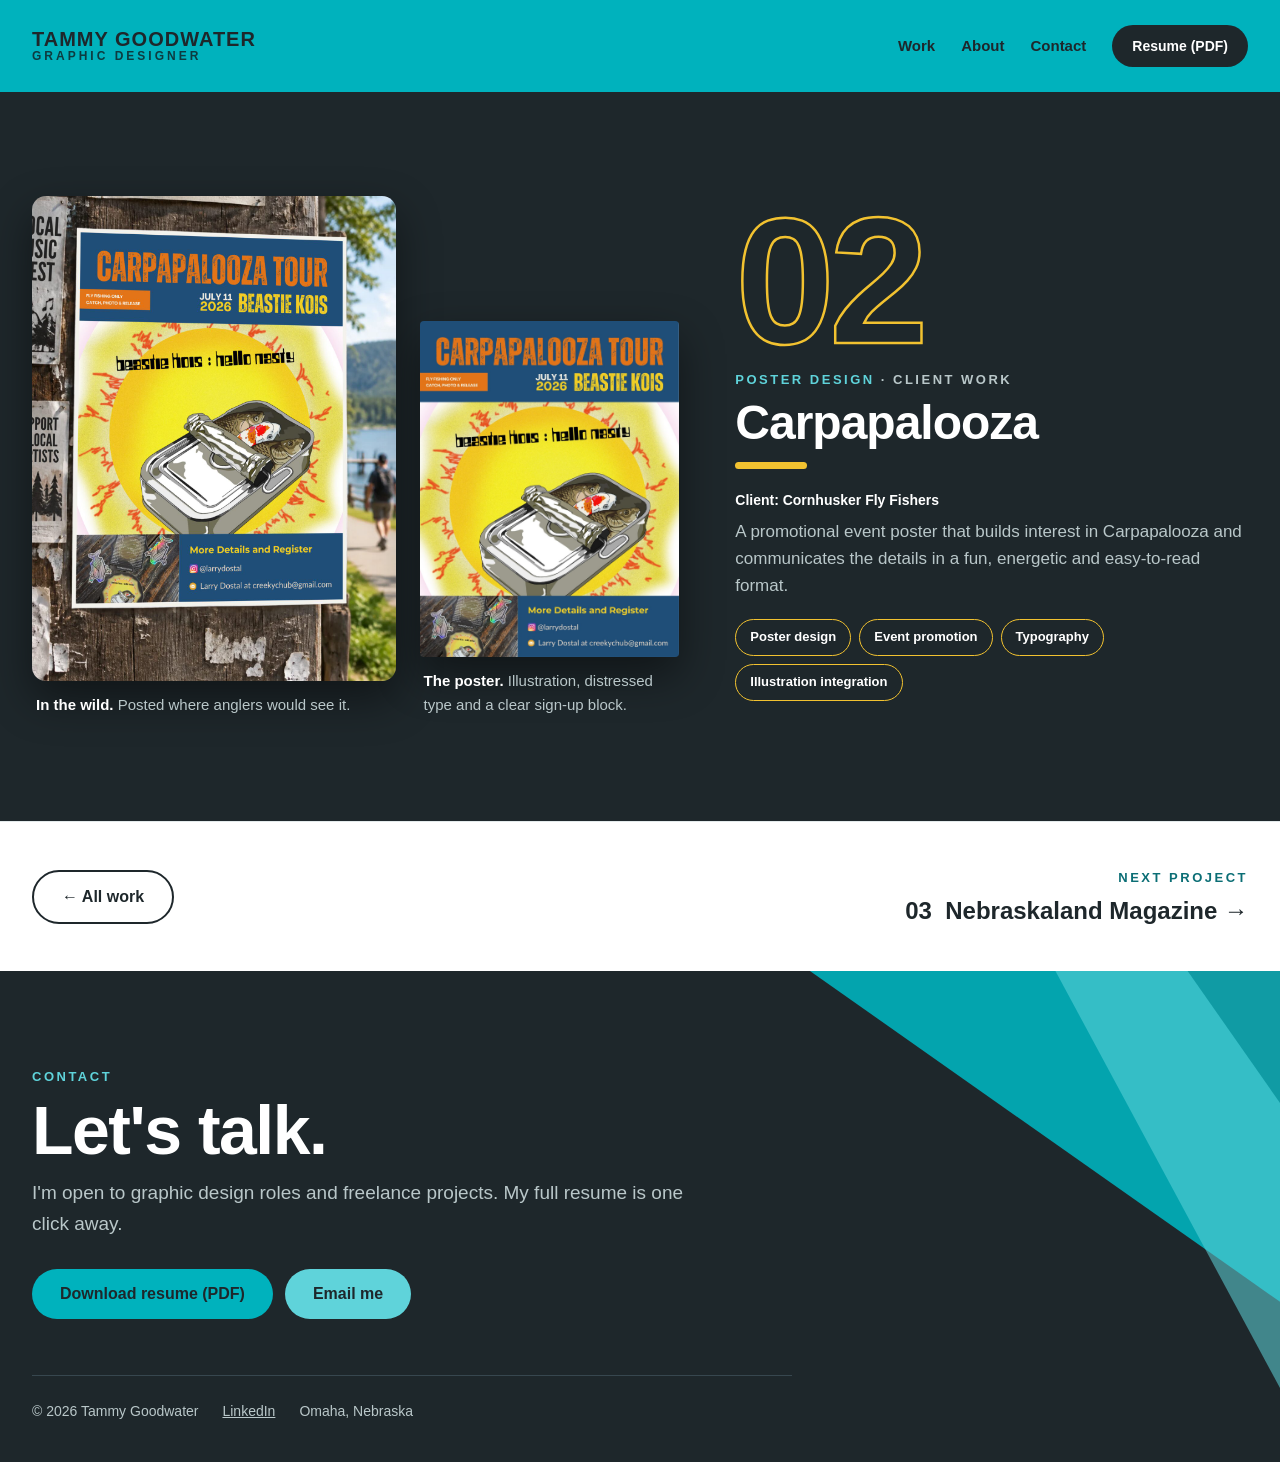
<file: work/carpapalooza.html>
<!doctype html>
<html lang="en">
<head>
<meta charset="utf-8">
<meta name="viewport" content="width=device-width, initial-scale=1">
<title>Carpapalooza | Tammy Goodwater, Graphic Designer</title>
<meta name="description" content="A promotional event poster that builds interest in Carpapalooza and communicates the details in a fun, energetic and easy-to-read format.">
<meta property="og:title" content="Carpapalooza | Tammy Goodwater, Graphic Designer">
<meta property="og:description" content="A promotional event poster that builds interest in Carpapalooza and communicates the details in a fun, energetic and easy-to-read format.">
<meta property="og:image" content="../images/carpapalooza-poster-mockup.jpg">
<link rel="stylesheet" href="../styles.css">
</head>
<body>

<div class="page">

  <!-- ==================== HEADER: name and menu ==================== -->
  <header style="background: var(--teal)">
    <div class="wrap" style="padding-top: 24px; padding-bottom: 24px; display: flex; flex-wrap: wrap; align-items: center; justify-content: space-between; gap: 12px 24px">
      <a href="../" style="text-decoration: none; color: var(--charcoal); line-height: 1.1">
        <span style="display: block; font-size: 20px; font-weight: 700; letter-spacing: 1px">TAMMY GOODWATER</span>
        <span style="display: block; font-size: 12px; font-weight: 700; letter-spacing: 3px; color: var(--teal-ink)">GRAPHIC DESIGNER</span>
      </a>
      <nav aria-label="Main" style="display: flex; flex-wrap: wrap; align-items: center; gap: 4px 26px; font-size: 15px; font-weight: 700">
        <a href="../#work" style="color: var(--charcoal); text-decoration: none; padding: 10px 0">Work</a>
        <a href="../#about" style="color: var(--charcoal); text-decoration: none; padding: 10px 0">About</a>
        <a href="#contact" style="color: var(--charcoal); text-decoration: none; padding: 10px 0">Contact</a>
        <a href="../Tammy_Goodwater_Resume.pdf" download="Tammy_Goodwater_Resume.pdf" class="btn" style="min-height: 42px; padding: 0 20px; background: var(--charcoal); color: #FFFFFF; font-size: 14px">Resume (PDF)</a>
      </nav>
    </div>
  </header>

  <!-- ==================== PROJECT 02: CARPAPALOOZA ==================== -->
  <section id="carpapalooza" class="sec sec-dark" aria-labelledby="h-carp" style="--accent: #F2C230">
    <div class="wrap" style="display: flex; flex-wrap: wrap-reverse; gap: 56px; align-items: center">
      <div style="flex: 1.2 1 440px; min-width: 0; display: flex; gap: 24px; align-items: flex-end">
        <figure class="fig" style="flex: 1.4 1 0">
          <img src="../images/carpapalooza-poster-mockup.jpg" alt="Carpapalooza Tour poster on a wooden post by a lakeside trail">
          <figcaption class="cap"><strong>In the wild.</strong> Posted where anglers would see it.</figcaption>
        </figure>
        <figure class="fig" style="flex: 1 1 0">
          <img src="../images/carpapalooza-poster.jpg" alt="Flat view of the Carpapalooza Tour poster, July 11, 2026" style="border-radius: 4px">
          <figcaption class="cap"><strong>The poster.</strong> Illustration, distressed type and a clear sign-up block.</figcaption>
        </figure>
      </div>
      <div style="flex: 1 1 340px; min-width: 0">
        <p class="num" aria-hidden="true">02</p>
        <p class="kicker">POSTER DESIGN <span class="ptype">· CLIENT WORK</span></p>
        <h1 id="h-carp" class="h2">Carpapalooza</h1>
        <div class="bar"></div>
        <p class="client">Client: Cornhusker Fly Fishers</p>
        <p class="lede">A promotional event poster that builds interest in Carpapalooza and communicates the details in a fun, energetic and easy-to-read format.</p>
        <div class="chips"><span>Poster design</span><span>Event promotion</span><span>Typography</span><span>Illustration integration</span></div>
      </div>
    </div>
  </section>

  <!-- ==================== PROJECT NAVIGATION (new: flagged for review) ==================== -->
  <nav aria-label="More projects" style="background: #FFFFFF; border-top: 1px solid #E3EAEB">
    <div class="wrap" style="padding-top: 40px; padding-bottom: 40px; display: flex; flex-wrap: wrap; align-items: center; justify-content: space-between; gap: 20px">
      <a href="../#work" class="btn" style="border: 2px solid var(--charcoal); color: var(--charcoal)">← All work</a>
      <a href="nebraskaland-magazine.html" style="text-decoration: none; color: var(--charcoal); text-align: right; padding: 6px 0">
        <span class="kicker" style="display: block">NEXT PROJECT</span>
        <span style="display: block; font-size: 24px; font-weight: 700; line-height: 1.2">03 &nbsp;Nebraskaland Magazine →</span>
      </a>
    </div>
  </nav>

  <!-- ==================== CONTACT AND FOOTER ==================== -->
  <section id="contact" aria-labelledby="h-contact" style="position: relative; background: var(--charcoal); color: #FFFFFF; overflow: hidden">
    <svg viewBox="0 0 1440 520" preserveAspectRatio="xMidYMid slice" style="position: absolute; inset: 0; width: 100%; height: 100%; pointer-events: none" aria-hidden="true">
      <polygon points="1440,0 900,0 1440,380" fill="#00B2BD" opacity="0.9"></polygon>
      <polygon points="1440,0 1160,0 1440,520" fill="#5FD3DA" opacity="0.55"></polygon>
      <polygon points="1440,200 1300,0 1440,0" fill="#008D96" opacity="0.7"></polygon>
    </svg>
    <div class="wrap" style="position: relative; padding-top: 96px; padding-bottom: 40px">
      <div style="max-width: 680px; padding-bottom: 56px">
        <p class="kicker" style="color: var(--teal-light)">CONTACT</p>
        <h2 id="h-contact" style="margin: 0 0 14px; font-weight: 700; font-size: clamp(40px, 5.4vw, 68px); line-height: 1; letter-spacing: -1.5px">Let's talk.</h2>
        <p style="margin: 0 0 30px; font-size: 19px; color: var(--gray-light)">I'm open to graphic design roles and freelance projects. My full resume is one click away.</p>
        <div style="display: flex; flex-wrap: wrap; gap: 12px">
          <a id="resume" href="../Tammy_Goodwater_Resume.pdf" download="Tammy_Goodwater_Resume.pdf" class="btn" style="background: var(--teal); color: var(--charcoal)">Download resume (PDF)</a>
          <a href="mailto:tlgoodwater@gmail.com" class="btn" style="background: var(--teal-light); color: var(--charcoal)">Email me</a>
        </div>
      </div>
      <div style="display: flex; flex-wrap: wrap; gap: 8px 24px; padding-top: 24px; border-top: 1px solid #37474F; font-size: 14px; color: var(--gray-light); max-width: 760px">
        <span>© 2026 Tammy Goodwater</span>
        <a href="https://www.linkedin.com/in/tammy-goodwater-design" style="color: var(--gray-light)">LinkedIn</a>
        <span>Omaha, Nebraska</span>
      </div>
    </div>
  </section>
</div>
</body>
</html>
</file>
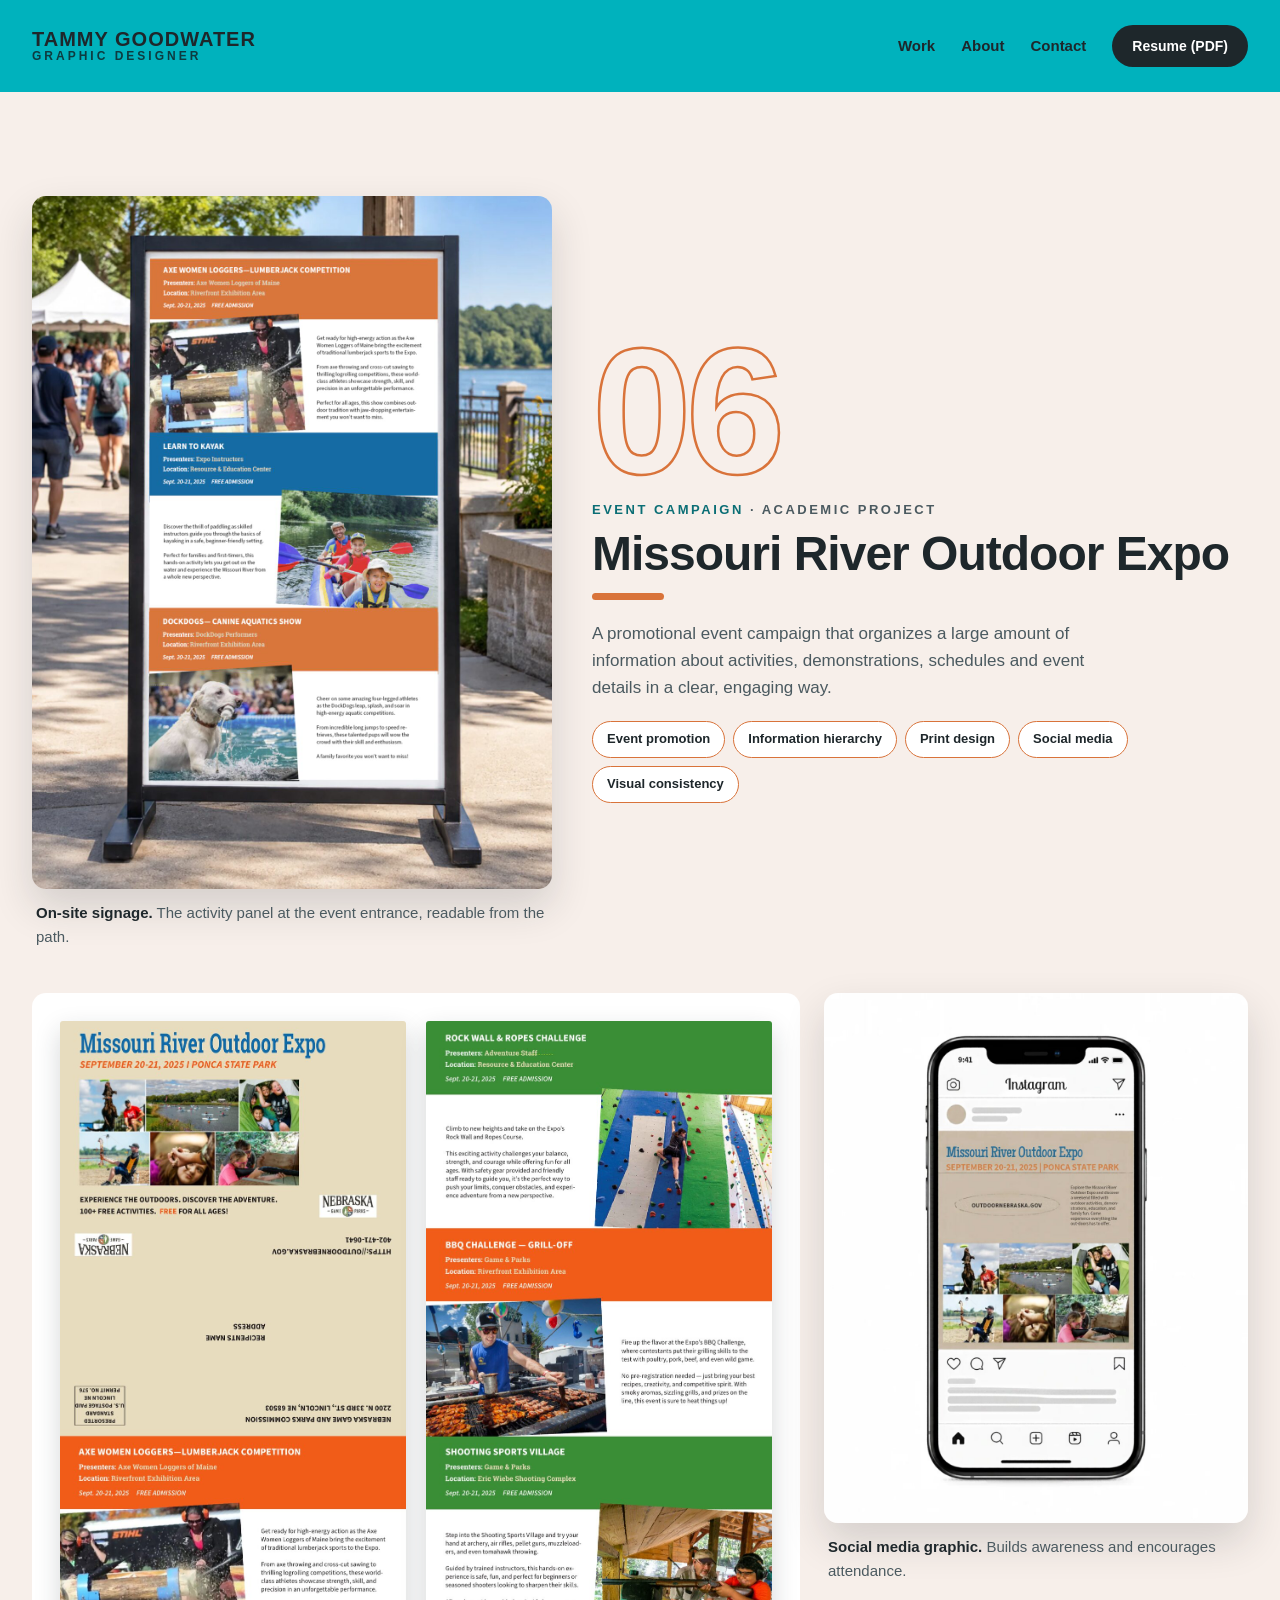
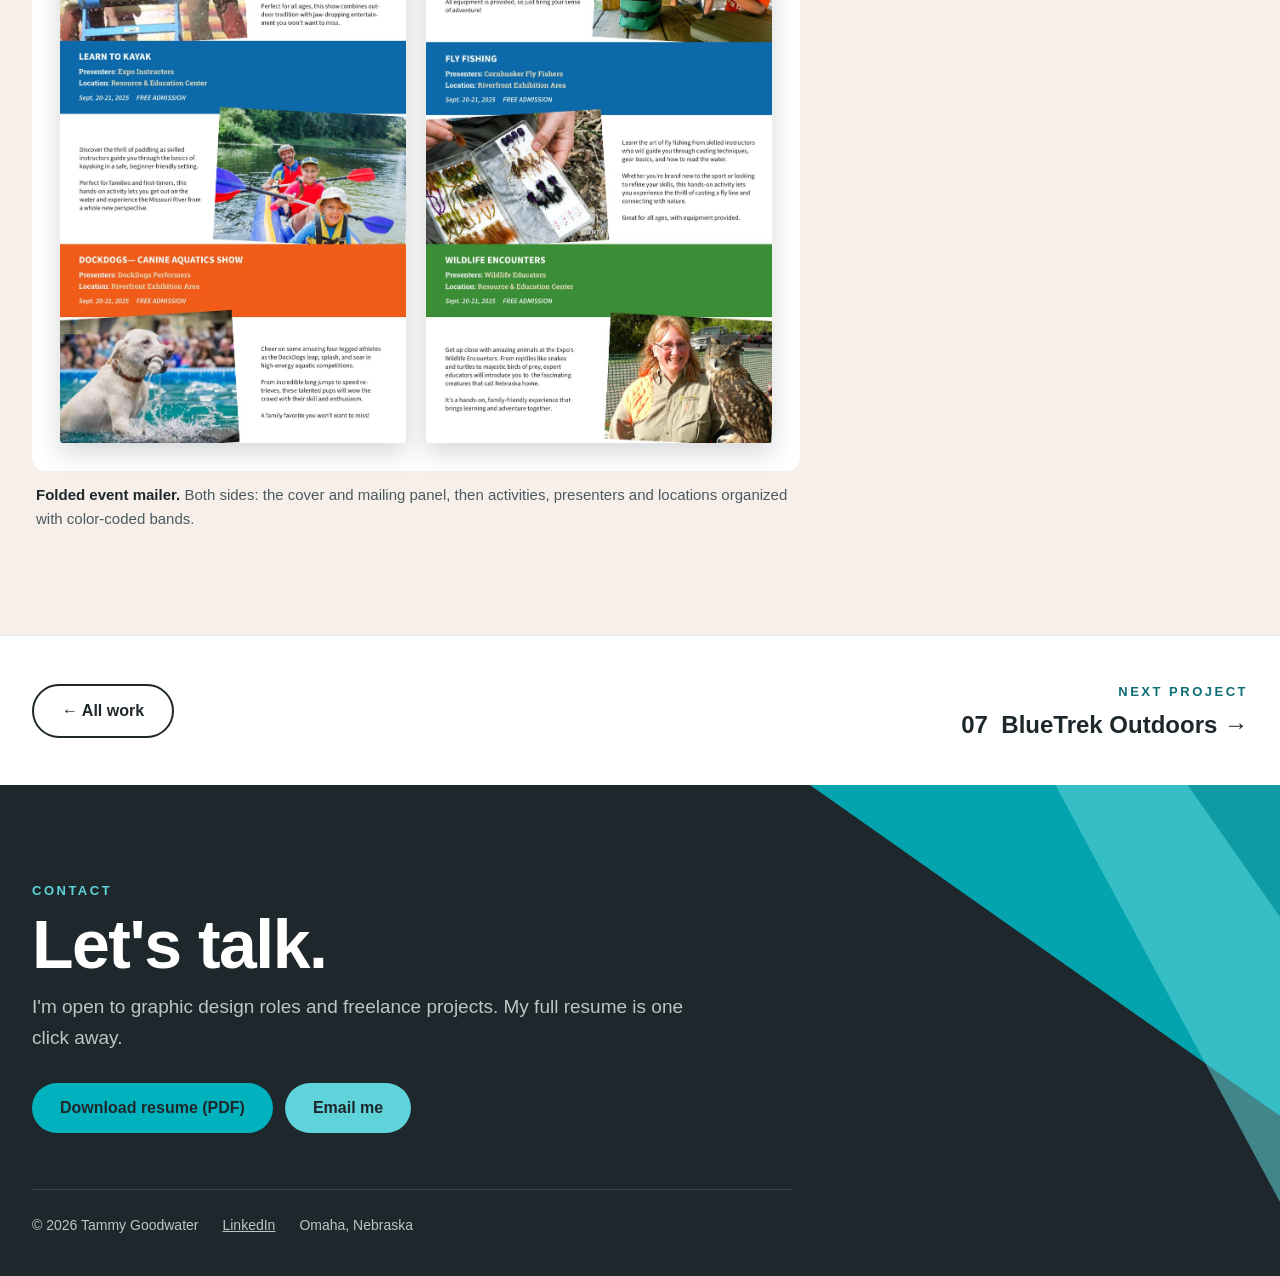
<file: work/missouri-river-outdoor-expo.html>
<!doctype html>
<html lang="en">
<head>
<meta charset="utf-8">
<meta name="viewport" content="width=device-width, initial-scale=1">
<title>Missouri River Outdoor Expo | Tammy Goodwater, Graphic Designer</title>
<meta name="description" content="A promotional event campaign that organizes a large amount of information about activities, demonstrations, schedules and event details in a clear, engaging way.">
<meta property="og:title" content="Missouri River Outdoor Expo | Tammy Goodwater, Graphic Designer">
<meta property="og:description" content="A promotional event campaign that organizes a large amount of information about activities, demonstrations, schedules and event details in a clear, engaging way.">
<meta property="og:image" content="../images/expo-sign-mockup.jpg">
<link rel="stylesheet" href="../styles.css">
</head>
<body>

<div class="page">

  <!-- ==================== HEADER: name and menu ==================== -->
  <header style="background: var(--teal)">
    <div class="wrap" style="padding-top: 24px; padding-bottom: 24px; display: flex; flex-wrap: wrap; align-items: center; justify-content: space-between; gap: 12px 24px">
      <a href="../" style="text-decoration: none; color: var(--charcoal); line-height: 1.1">
        <span style="display: block; font-size: 20px; font-weight: 700; letter-spacing: 1px">TAMMY GOODWATER</span>
        <span style="display: block; font-size: 12px; font-weight: 700; letter-spacing: 3px; color: var(--teal-ink)">GRAPHIC DESIGNER</span>
      </a>
      <nav aria-label="Main" style="display: flex; flex-wrap: wrap; align-items: center; gap: 4px 26px; font-size: 15px; font-weight: 700">
        <a href="../#work" style="color: var(--charcoal); text-decoration: none; padding: 10px 0">Work</a>
        <a href="../#about" style="color: var(--charcoal); text-decoration: none; padding: 10px 0">About</a>
        <a href="#contact" style="color: var(--charcoal); text-decoration: none; padding: 10px 0">Contact</a>
        <a href="../Tammy_Goodwater_Resume.pdf" download="Tammy_Goodwater_Resume.pdf" class="btn" style="min-height: 42px; padding: 0 20px; background: var(--charcoal); color: #FFFFFF; font-size: 14px">Resume (PDF)</a>
      </nav>
    </div>
  </header>

  <!-- ==================== PROJECT 06: MISSOURI RIVER OUTDOOR EXPO ==================== -->
  <section id="expo" class="sec sec-blush" aria-labelledby="h-expo" style="--accent: #D9733A">
    <div class="wrap">
      <div class="head" style="flex-direction: row-reverse; align-items: center">
        <div style="flex: 1 1 360px; min-width: 0">
          <p class="num" aria-hidden="true">06</p>
          <p class="kicker">EVENT CAMPAIGN <span class="ptype">· ACADEMIC PROJECT</span></p>
          <h1 id="h-expo" class="h2">Missouri River Outdoor Expo</h1>
          <div class="bar"></div>
          <p class="lede">A promotional event campaign that organizes a large amount of information about activities, demonstrations, schedules and event details in a clear, engaging way.</p>
          <div class="chips"><span>Event promotion</span><span>Information hierarchy</span><span>Print design</span><span>Social media</span><span>Visual consistency</span></div>
        </div>
        <figure class="fig" style="flex: 1 1 400px; max-width: 520px">
          <img src="../images/expo-sign-mockup.jpg" alt="Expo activity panel displayed on a standing sign at a riverside event">
          <figcaption class="cap"><strong>On-site signage.</strong> The activity panel at the event entrance, readable from the path.</figcaption>
        </figure>
      </div>
      <div class="gal">
        <figure class="fig" style="flex: 2 1 480px">
          <div class="mat" style="gap: 20px; align-items: flex-start">
            <img src="../images/expo-mailer-outside.jpg" alt="Expo mailer outside: cover with photo collage, mailing panel, and Axe Women Loggers, Learn to Kayak and DockDogs panels" style="width: calc(50% - 10px); height: auto">
            <img src="../images/expo-mailer-inside.jpg" alt="Expo mailer inside: Rock Wall, BBQ Challenge, Shooting Sports, Fly Fishing and Wildlife Encounters panels" style="width: calc(50% - 10px); height: auto">
          </div>
          <figcaption class="cap"><strong>Folded event mailer.</strong> Both sides: the cover and mailing panel, then activities, presenters and locations organized with color-coded bands.</figcaption>
        </figure>
        <figure class="fig" style="flex: 1 1 280px">
          <img src="../images/expo-social-phone.jpg" alt="Expo social graphic shown as an Instagram post on a phone">
          <figcaption class="cap"><strong>Social media graphic.</strong> Builds awareness and encourages attendance.</figcaption>
        </figure>
      </div>
    </div>
  </section>

  <!-- ==================== PROJECT NAVIGATION (new: flagged for review) ==================== -->
  <nav aria-label="More projects" style="background: #FFFFFF; border-top: 1px solid #E3EAEB">
    <div class="wrap" style="padding-top: 40px; padding-bottom: 40px; display: flex; flex-wrap: wrap; align-items: center; justify-content: space-between; gap: 20px">
      <a href="../#work" class="btn" style="border: 2px solid var(--charcoal); color: var(--charcoal)">← All work</a>
      <a href="bluetrek-outdoors.html" style="text-decoration: none; color: var(--charcoal); text-align: right; padding: 6px 0">
        <span class="kicker" style="display: block">NEXT PROJECT</span>
        <span style="display: block; font-size: 24px; font-weight: 700; line-height: 1.2">07 &nbsp;BlueTrek Outdoors →</span>
      </a>
    </div>
  </nav>

  <!-- ==================== CONTACT AND FOOTER ==================== -->
  <section id="contact" aria-labelledby="h-contact" style="position: relative; background: var(--charcoal); color: #FFFFFF; overflow: hidden">
    <svg viewBox="0 0 1440 520" preserveAspectRatio="xMidYMid slice" style="position: absolute; inset: 0; width: 100%; height: 100%; pointer-events: none" aria-hidden="true">
      <polygon points="1440,0 900,0 1440,380" fill="#00B2BD" opacity="0.9"></polygon>
      <polygon points="1440,0 1160,0 1440,520" fill="#5FD3DA" opacity="0.55"></polygon>
      <polygon points="1440,200 1300,0 1440,0" fill="#008D96" opacity="0.7"></polygon>
    </svg>
    <div class="wrap" style="position: relative; padding-top: 96px; padding-bottom: 40px">
      <div style="max-width: 680px; padding-bottom: 56px">
        <p class="kicker" style="color: var(--teal-light)">CONTACT</p>
        <h2 id="h-contact" style="margin: 0 0 14px; font-weight: 700; font-size: clamp(40px, 5.4vw, 68px); line-height: 1; letter-spacing: -1.5px">Let's talk.</h2>
        <p style="margin: 0 0 30px; font-size: 19px; color: var(--gray-light)">I'm open to graphic design roles and freelance projects. My full resume is one click away.</p>
        <div style="display: flex; flex-wrap: wrap; gap: 12px">
          <a id="resume" href="../Tammy_Goodwater_Resume.pdf" download="Tammy_Goodwater_Resume.pdf" class="btn" style="background: var(--teal); color: var(--charcoal)">Download resume (PDF)</a>
          <a href="mailto:tlgoodwater@gmail.com" class="btn" style="background: var(--teal-light); color: var(--charcoal)">Email me</a>
        </div>
      </div>
      <div style="display: flex; flex-wrap: wrap; gap: 8px 24px; padding-top: 24px; border-top: 1px solid #37474F; font-size: 14px; color: var(--gray-light); max-width: 760px">
        <span>© 2026 Tammy Goodwater</span>
        <a href="https://www.linkedin.com/in/tammy-goodwater-design" style="color: var(--gray-light)">LinkedIn</a>
        <span>Omaha, Nebraska</span>
      </div>
    </div>
  </section>
</div>
</body>
</html>
</file>
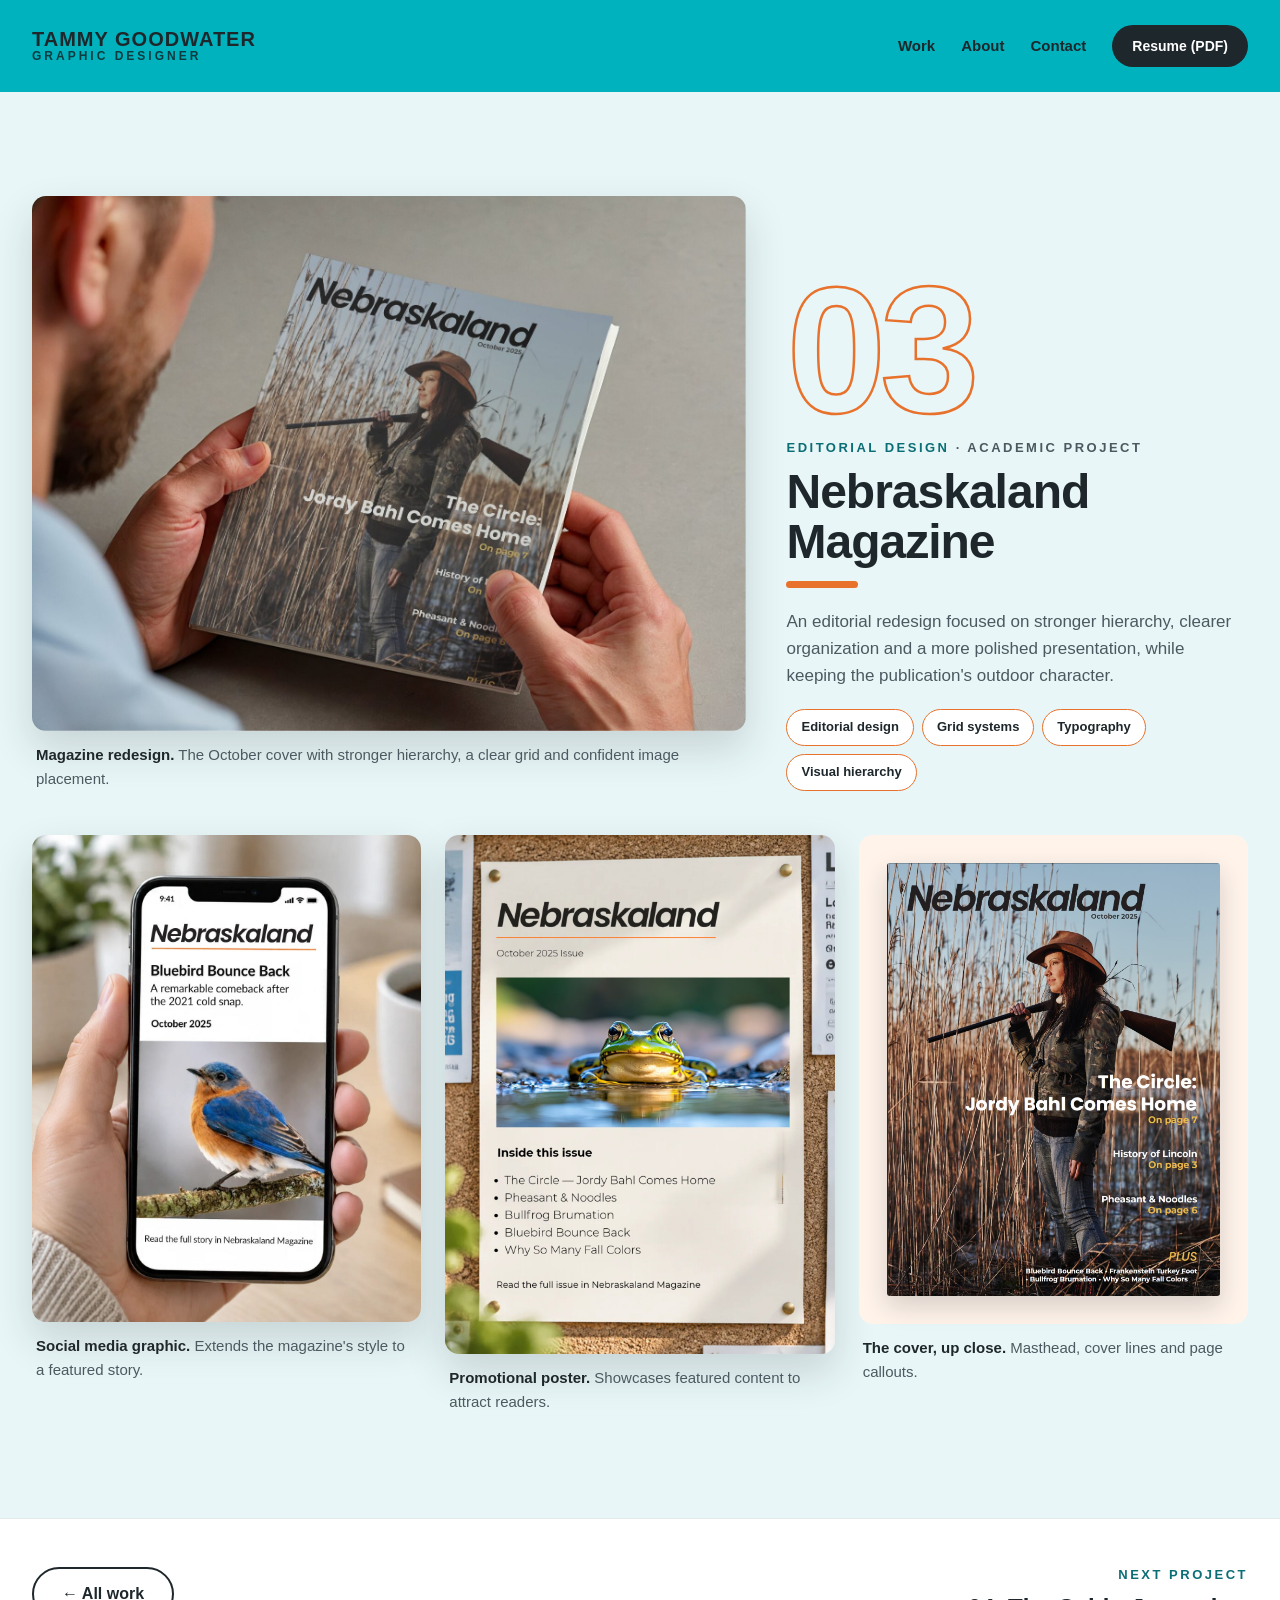
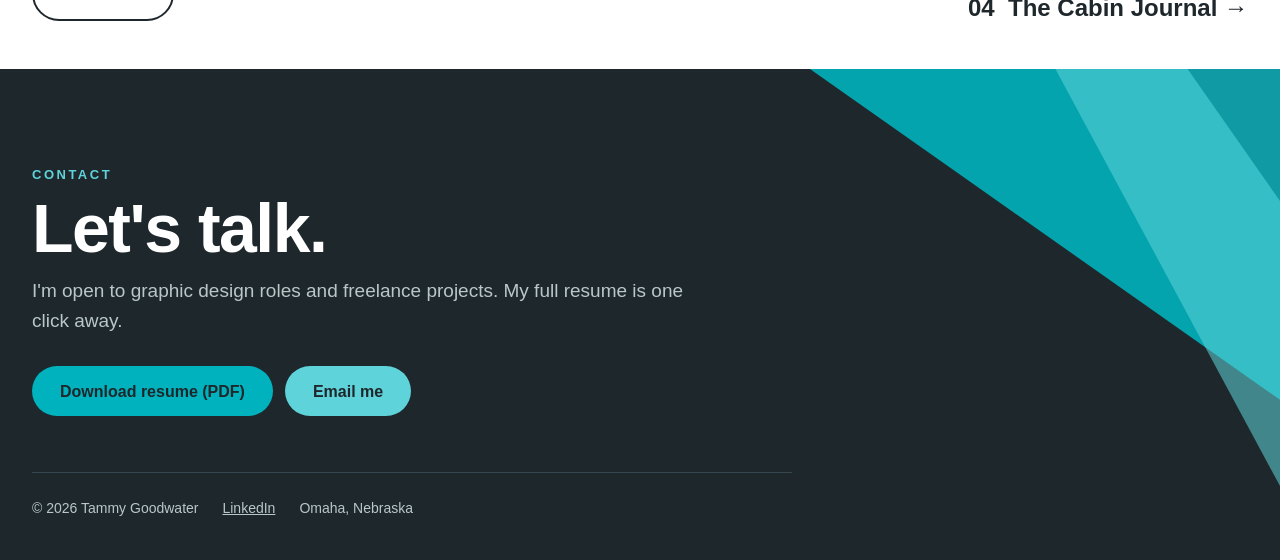
<file: work/nebraskaland-magazine.html>
<!doctype html>
<html lang="en">
<head>
<meta charset="utf-8">
<meta name="viewport" content="width=device-width, initial-scale=1">
<title>Nebraskaland Magazine | Tammy Goodwater, Graphic Designer</title>
<meta name="description" content="An editorial redesign focused on stronger hierarchy, clearer organization and a more polished presentation, while keeping the publication's outdoor character.">
<meta property="og:title" content="Nebraskaland Magazine | Tammy Goodwater, Graphic Designer">
<meta property="og:description" content="An editorial redesign focused on stronger hierarchy, clearer organization and a more polished presentation, while keeping the publication's outdoor character.">
<meta property="og:image" content="../images/nebraskaland-magazine-mockup.jpg">
<link rel="stylesheet" href="../styles.css">
</head>
<body>

<div class="page">

  <!-- ==================== HEADER: name and menu ==================== -->
  <header style="background: var(--teal)">
    <div class="wrap" style="padding-top: 24px; padding-bottom: 24px; display: flex; flex-wrap: wrap; align-items: center; justify-content: space-between; gap: 12px 24px">
      <a href="../" style="text-decoration: none; color: var(--charcoal); line-height: 1.1">
        <span style="display: block; font-size: 20px; font-weight: 700; letter-spacing: 1px">TAMMY GOODWATER</span>
        <span style="display: block; font-size: 12px; font-weight: 700; letter-spacing: 3px; color: var(--teal-ink)">GRAPHIC DESIGNER</span>
      </a>
      <nav aria-label="Main" style="display: flex; flex-wrap: wrap; align-items: center; gap: 4px 26px; font-size: 15px; font-weight: 700">
        <a href="../#work" style="color: var(--charcoal); text-decoration: none; padding: 10px 0">Work</a>
        <a href="../#about" style="color: var(--charcoal); text-decoration: none; padding: 10px 0">About</a>
        <a href="#contact" style="color: var(--charcoal); text-decoration: none; padding: 10px 0">Contact</a>
        <a href="../Tammy_Goodwater_Resume.pdf" download="Tammy_Goodwater_Resume.pdf" class="btn" style="min-height: 42px; padding: 0 20px; background: var(--charcoal); color: #FFFFFF; font-size: 14px">Resume (PDF)</a>
      </nav>
    </div>
  </header>

  <!-- ==================== PROJECT 03: NEBRASKALAND MAGAZINE ==================== -->
  <section id="nebraskaland" class="sec sec-mist" aria-labelledby="h-nl" style="--accent: #E8722C">
    <div class="wrap">
      <div class="head" style="flex-direction: row-reverse">
        <div style="flex: 1 1 340px; min-width: 0">
          <p class="num" aria-hidden="true">03</p>
          <p class="kicker">EDITORIAL DESIGN <span class="ptype">· ACADEMIC PROJECT</span></p>
          <h1 id="h-nl" class="h2">Nebraskaland Magazine</h1>
          <div class="bar"></div>
          <p class="lede">An editorial redesign focused on stronger hierarchy, clearer organization and a more polished presentation, while keeping the publication's outdoor character.</p>
          <div class="chips"><span>Editorial design</span><span>Grid systems</span><span>Typography</span><span>Visual hierarchy</span></div>
        </div>
        <figure class="fig" style="flex: 1.6 1 520px">
          <img src="../images/nebraskaland-magazine-mockup.jpg" alt="A reader holding the redesigned NebraskaLand Magazine October 2025 issue">
          <figcaption class="cap"><strong>Magazine redesign.</strong> The October cover with stronger hierarchy, a clear grid and confident image placement.</figcaption>
        </figure>
      </div>
      <div class="gal">
        <figure class="fig" style="flex: 1 1 260px">
          <img src="../images/nebraskaland-social-mockup.jpg" alt="Bluebird Bounce Back social post shown on a phone">
          <figcaption class="cap"><strong>Social media graphic.</strong> Extends the magazine's style to a featured story.</figcaption>
        </figure>
        <figure class="fig" style="flex: 1 1 260px">
          <img src="../images/nebraskaland-poster-mockup.jpg" alt="Issue promotion poster with a bullfrog photo pinned to a cork board">
          <figcaption class="cap"><strong>Promotional poster.</strong> Showcases featured content to attract readers.</figcaption>
        </figure>
        <figure class="fig" style="flex: 1 1 260px">
          <div class="mat" style="background: #FFF3EA"><img src="../images/nebraskaland-cover.jpg" alt="Flat view of the NebraskaLand October 2025 cover" style="width: 100%; height: auto"></div>
          <figcaption class="cap"><strong>The cover, up close.</strong> Masthead, cover lines and page callouts.</figcaption>
        </figure>
      </div>
    </div>
  </section>

  <!-- ==================== PROJECT NAVIGATION (new: flagged for review) ==================== -->
  <nav aria-label="More projects" style="background: #FFFFFF; border-top: 1px solid #E3EAEB">
    <div class="wrap" style="padding-top: 40px; padding-bottom: 40px; display: flex; flex-wrap: wrap; align-items: center; justify-content: space-between; gap: 20px">
      <a href="../#work" class="btn" style="border: 2px solid var(--charcoal); color: var(--charcoal)">← All work</a>
      <a href="the-cabin-journal.html" style="text-decoration: none; color: var(--charcoal); text-align: right; padding: 6px 0">
        <span class="kicker" style="display: block">NEXT PROJECT</span>
        <span style="display: block; font-size: 24px; font-weight: 700; line-height: 1.2">04 &nbsp;The Cabin Journal →</span>
      </a>
    </div>
  </nav>

  <!-- ==================== CONTACT AND FOOTER ==================== -->
  <section id="contact" aria-labelledby="h-contact" style="position: relative; background: var(--charcoal); color: #FFFFFF; overflow: hidden">
    <svg viewBox="0 0 1440 520" preserveAspectRatio="xMidYMid slice" style="position: absolute; inset: 0; width: 100%; height: 100%; pointer-events: none" aria-hidden="true">
      <polygon points="1440,0 900,0 1440,380" fill="#00B2BD" opacity="0.9"></polygon>
      <polygon points="1440,0 1160,0 1440,520" fill="#5FD3DA" opacity="0.55"></polygon>
      <polygon points="1440,200 1300,0 1440,0" fill="#008D96" opacity="0.7"></polygon>
    </svg>
    <div class="wrap" style="position: relative; padding-top: 96px; padding-bottom: 40px">
      <div style="max-width: 680px; padding-bottom: 56px">
        <p class="kicker" style="color: var(--teal-light)">CONTACT</p>
        <h2 id="h-contact" style="margin: 0 0 14px; font-weight: 700; font-size: clamp(40px, 5.4vw, 68px); line-height: 1; letter-spacing: -1.5px">Let's talk.</h2>
        <p style="margin: 0 0 30px; font-size: 19px; color: var(--gray-light)">I'm open to graphic design roles and freelance projects. My full resume is one click away.</p>
        <div style="display: flex; flex-wrap: wrap; gap: 12px">
          <a id="resume" href="../Tammy_Goodwater_Resume.pdf" download="Tammy_Goodwater_Resume.pdf" class="btn" style="background: var(--teal); color: var(--charcoal)">Download resume (PDF)</a>
          <a href="mailto:tlgoodwater@gmail.com" class="btn" style="background: var(--teal-light); color: var(--charcoal)">Email me</a>
        </div>
      </div>
      <div style="display: flex; flex-wrap: wrap; gap: 8px 24px; padding-top: 24px; border-top: 1px solid #37474F; font-size: 14px; color: var(--gray-light); max-width: 760px">
        <span>© 2026 Tammy Goodwater</span>
        <a href="https://www.linkedin.com/in/tammy-goodwater-design" style="color: var(--gray-light)">LinkedIn</a>
        <span>Omaha, Nebraska</span>
      </div>
    </div>
  </section>
</div>
</body>
</html>
</file>
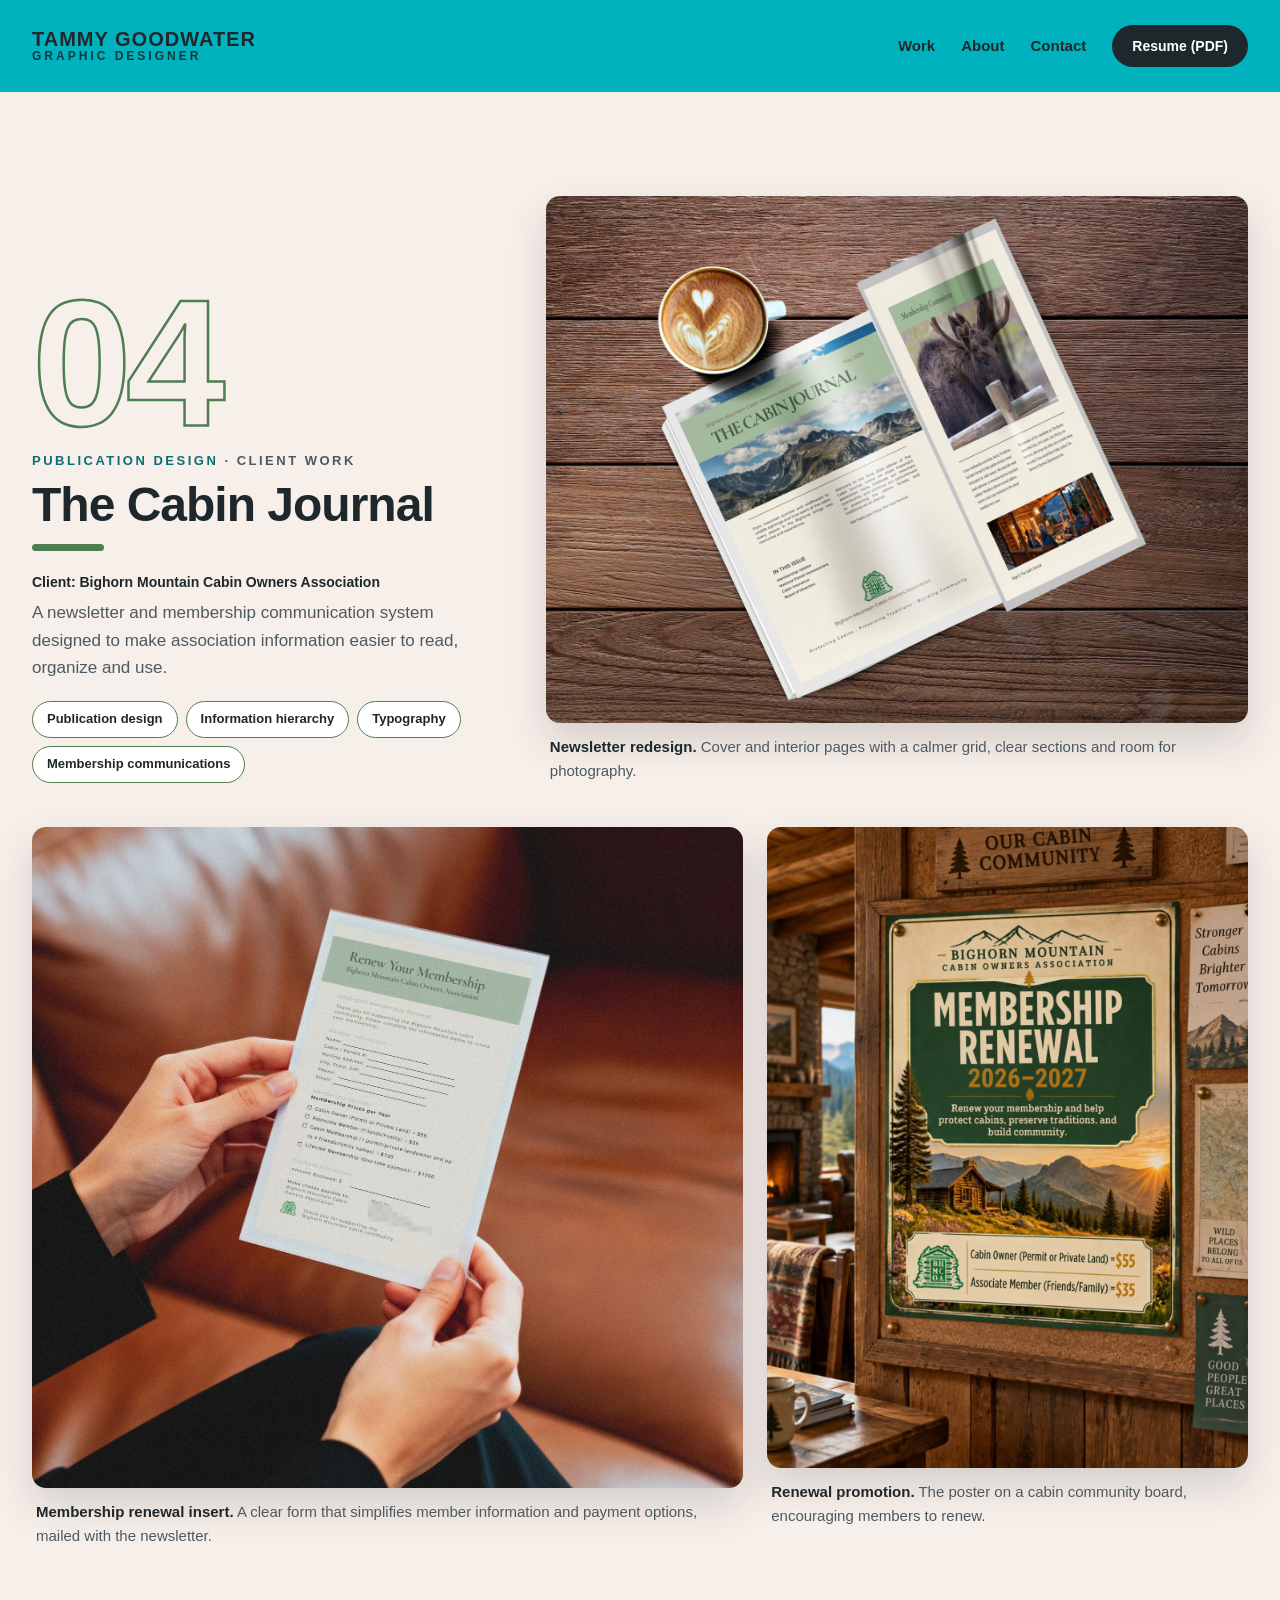
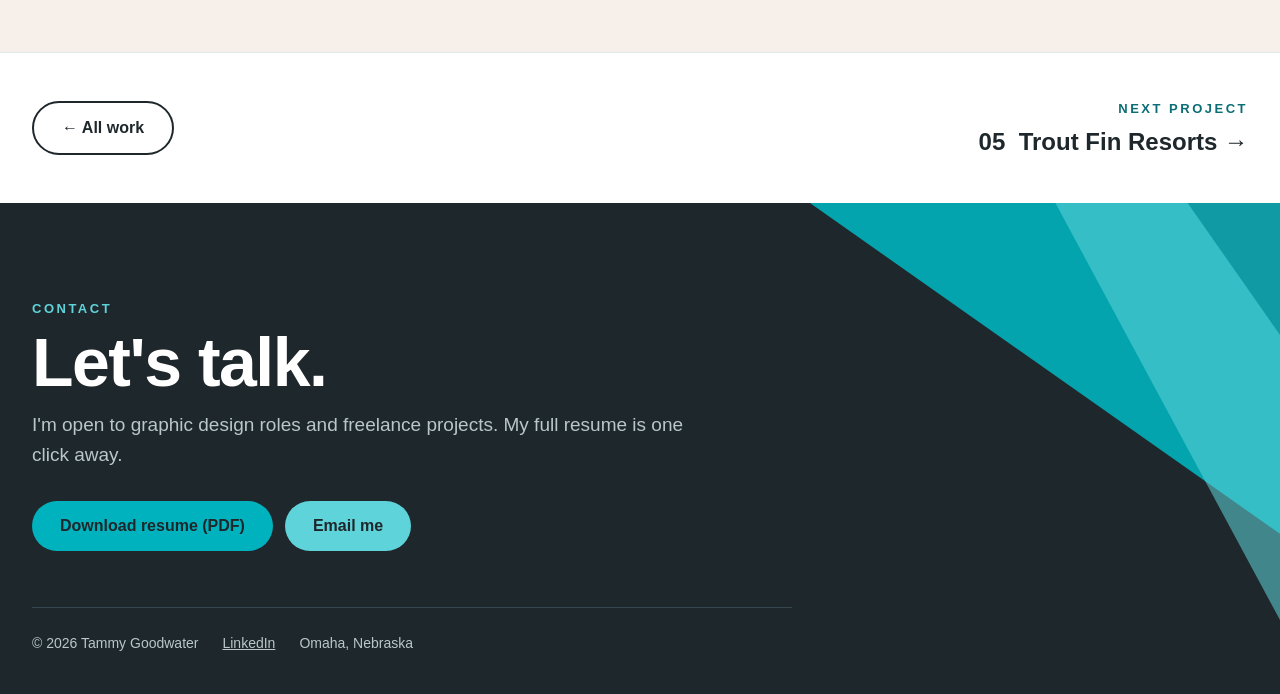
<file: work/the-cabin-journal.html>
<!doctype html>
<html lang="en">
<head>
<meta charset="utf-8">
<meta name="viewport" content="width=device-width, initial-scale=1">
<title>The Cabin Journal | Tammy Goodwater, Graphic Designer</title>
<meta name="description" content="A newsletter and membership communication system designed to make association information easier to read, organize and use.">
<meta property="og:title" content="The Cabin Journal | Tammy Goodwater, Graphic Designer">
<meta property="og:description" content="A newsletter and membership communication system designed to make association information easier to read, organize and use.">
<meta property="og:image" content="../images/cabin-journal-mockup.jpg">
<link rel="stylesheet" href="../styles.css">
</head>
<body>

<div class="page">

  <!-- ==================== HEADER: name and menu ==================== -->
  <header style="background: var(--teal)">
    <div class="wrap" style="padding-top: 24px; padding-bottom: 24px; display: flex; flex-wrap: wrap; align-items: center; justify-content: space-between; gap: 12px 24px">
      <a href="../" style="text-decoration: none; color: var(--charcoal); line-height: 1.1">
        <span style="display: block; font-size: 20px; font-weight: 700; letter-spacing: 1px">TAMMY GOODWATER</span>
        <span style="display: block; font-size: 12px; font-weight: 700; letter-spacing: 3px; color: var(--teal-ink)">GRAPHIC DESIGNER</span>
      </a>
      <nav aria-label="Main" style="display: flex; flex-wrap: wrap; align-items: center; gap: 4px 26px; font-size: 15px; font-weight: 700">
        <a href="../#work" style="color: var(--charcoal); text-decoration: none; padding: 10px 0">Work</a>
        <a href="../#about" style="color: var(--charcoal); text-decoration: none; padding: 10px 0">About</a>
        <a href="#contact" style="color: var(--charcoal); text-decoration: none; padding: 10px 0">Contact</a>
        <a href="../Tammy_Goodwater_Resume.pdf" download="Tammy_Goodwater_Resume.pdf" class="btn" style="min-height: 42px; padding: 0 20px; background: var(--charcoal); color: #FFFFFF; font-size: 14px">Resume (PDF)</a>
      </nav>
    </div>
  </header>

  <!-- ==================== PROJECT 04: THE CABIN JOURNAL ==================== -->
  <section id="cabin-journal" class="sec sec-blush"aria-labelledby="h-cabin" style="--accent: #4E7D52">
    <div class="wrap">
      <div class="head">
        <div style="flex: 1 1 360px; min-width: 0">
          <p class="num" aria-hidden="true">04</p>
          <p class="kicker">PUBLICATION DESIGN <span class="ptype">· CLIENT WORK</span></p>
          <h1 id="h-cabin" class="h2">The Cabin Journal</h1>
          <div class="bar"></div>
          <p class="client">Client: Bighorn Mountain Cabin Owners Association</p>
          <p class="lede">A newsletter and membership communication system designed to make association information easier to read, organize and use.</p>
          <div class="chips"><span>Publication design</span><span>Information hierarchy</span><span>Typography</span><span>Membership communications</span></div>
        </div>
        <figure class="fig" style="flex: 1.6 1 520px">
          <img src="../images/cabin-journal-mockup.jpg" alt="The Cabin Journal newsletter, cover and inside page, shown on a wooden table">
          <figcaption class="cap"><strong>Newsletter redesign.</strong> Cover and interior pages with a calmer grid, clear sections and room for photography.</figcaption>
        </figure>
      </div>
      <div class="gal">
        <figure class="fig" style="flex: 1.5 1 440px">
          <img src="../images/cabin-renewal-form-mockup.jpg" alt="Hands holding the printed Renew Your Membership form for the Bighorn Mountain Cabin Owners Association">
          <figcaption class="cap"><strong>Membership renewal insert.</strong> A clear form that simplifies member information and payment options, mailed with the newsletter.</figcaption>
        </figure>
        <figure class="fig" style="flex: 1 1 300px">
          <img src="../images/cabin-renewal-poster-mockup.jpg" alt="Membership Renewal 2026 to 2027 poster on a cabin community bulletin board">
          <figcaption class="cap"><strong>Renewal promotion.</strong> The poster on a cabin community board, encouraging members to renew.</figcaption>
        </figure>
      </div>
    </div>
  </section>

  <!-- ==================== PROJECT NAVIGATION (new: flagged for review) ==================== -->
  <nav aria-label="More projects" style="background: #FFFFFF; border-top: 1px solid #E3EAEB">
    <div class="wrap" style="padding-top: 40px; padding-bottom: 40px; display: flex; flex-wrap: wrap; align-items: center; justify-content: space-between; gap: 20px">
      <a href="../#work" class="btn" style="border: 2px solid var(--charcoal); color: var(--charcoal)">← All work</a>
      <a href="trout-fin-resorts.html" style="text-decoration: none; color: var(--charcoal); text-align: right; padding: 6px 0">
        <span class="kicker" style="display: block">NEXT PROJECT</span>
        <span style="display: block; font-size: 24px; font-weight: 700; line-height: 1.2">05 &nbsp;Trout Fin Resorts →</span>
      </a>
    </div>
  </nav>

  <!-- ==================== CONTACT AND FOOTER ==================== -->
  <section id="contact" aria-labelledby="h-contact" style="position: relative; background: var(--charcoal); color: #FFFFFF; overflow: hidden">
    <svg viewBox="0 0 1440 520" preserveAspectRatio="xMidYMid slice" style="position: absolute; inset: 0; width: 100%; height: 100%; pointer-events: none" aria-hidden="true">
      <polygon points="1440,0 900,0 1440,380" fill="#00B2BD" opacity="0.9"></polygon>
      <polygon points="1440,0 1160,0 1440,520" fill="#5FD3DA" opacity="0.55"></polygon>
      <polygon points="1440,200 1300,0 1440,0" fill="#008D96" opacity="0.7"></polygon>
    </svg>
    <div class="wrap" style="position: relative; padding-top: 96px; padding-bottom: 40px">
      <div style="max-width: 680px; padding-bottom: 56px">
        <p class="kicker" style="color: var(--teal-light)">CONTACT</p>
        <h2 id="h-contact" style="margin: 0 0 14px; font-weight: 700; font-size: clamp(40px, 5.4vw, 68px); line-height: 1; letter-spacing: -1.5px">Let's talk.</h2>
        <p style="margin: 0 0 30px; font-size: 19px; color: var(--gray-light)">I'm open to graphic design roles and freelance projects. My full resume is one click away.</p>
        <div style="display: flex; flex-wrap: wrap; gap: 12px">
          <a id="resume" href="../Tammy_Goodwater_Resume.pdf" download="Tammy_Goodwater_Resume.pdf" class="btn" style="background: var(--teal); color: var(--charcoal)">Download resume (PDF)</a>
          <a href="mailto:tlgoodwater@gmail.com" class="btn" style="background: var(--teal-light); color: var(--charcoal)">Email me</a>
        </div>
      </div>
      <div style="display: flex; flex-wrap: wrap; gap: 8px 24px; padding-top: 24px; border-top: 1px solid #37474F; font-size: 14px; color: var(--gray-light); max-width: 760px">
        <span>© 2026 Tammy Goodwater</span>
        <a href="https://www.linkedin.com/in/tammy-goodwater-design" style="color: var(--gray-light)">LinkedIn</a>
        <span>Omaha, Nebraska</span>
      </div>
    </div>
  </section>
</div>
</body>
</html>
</file>
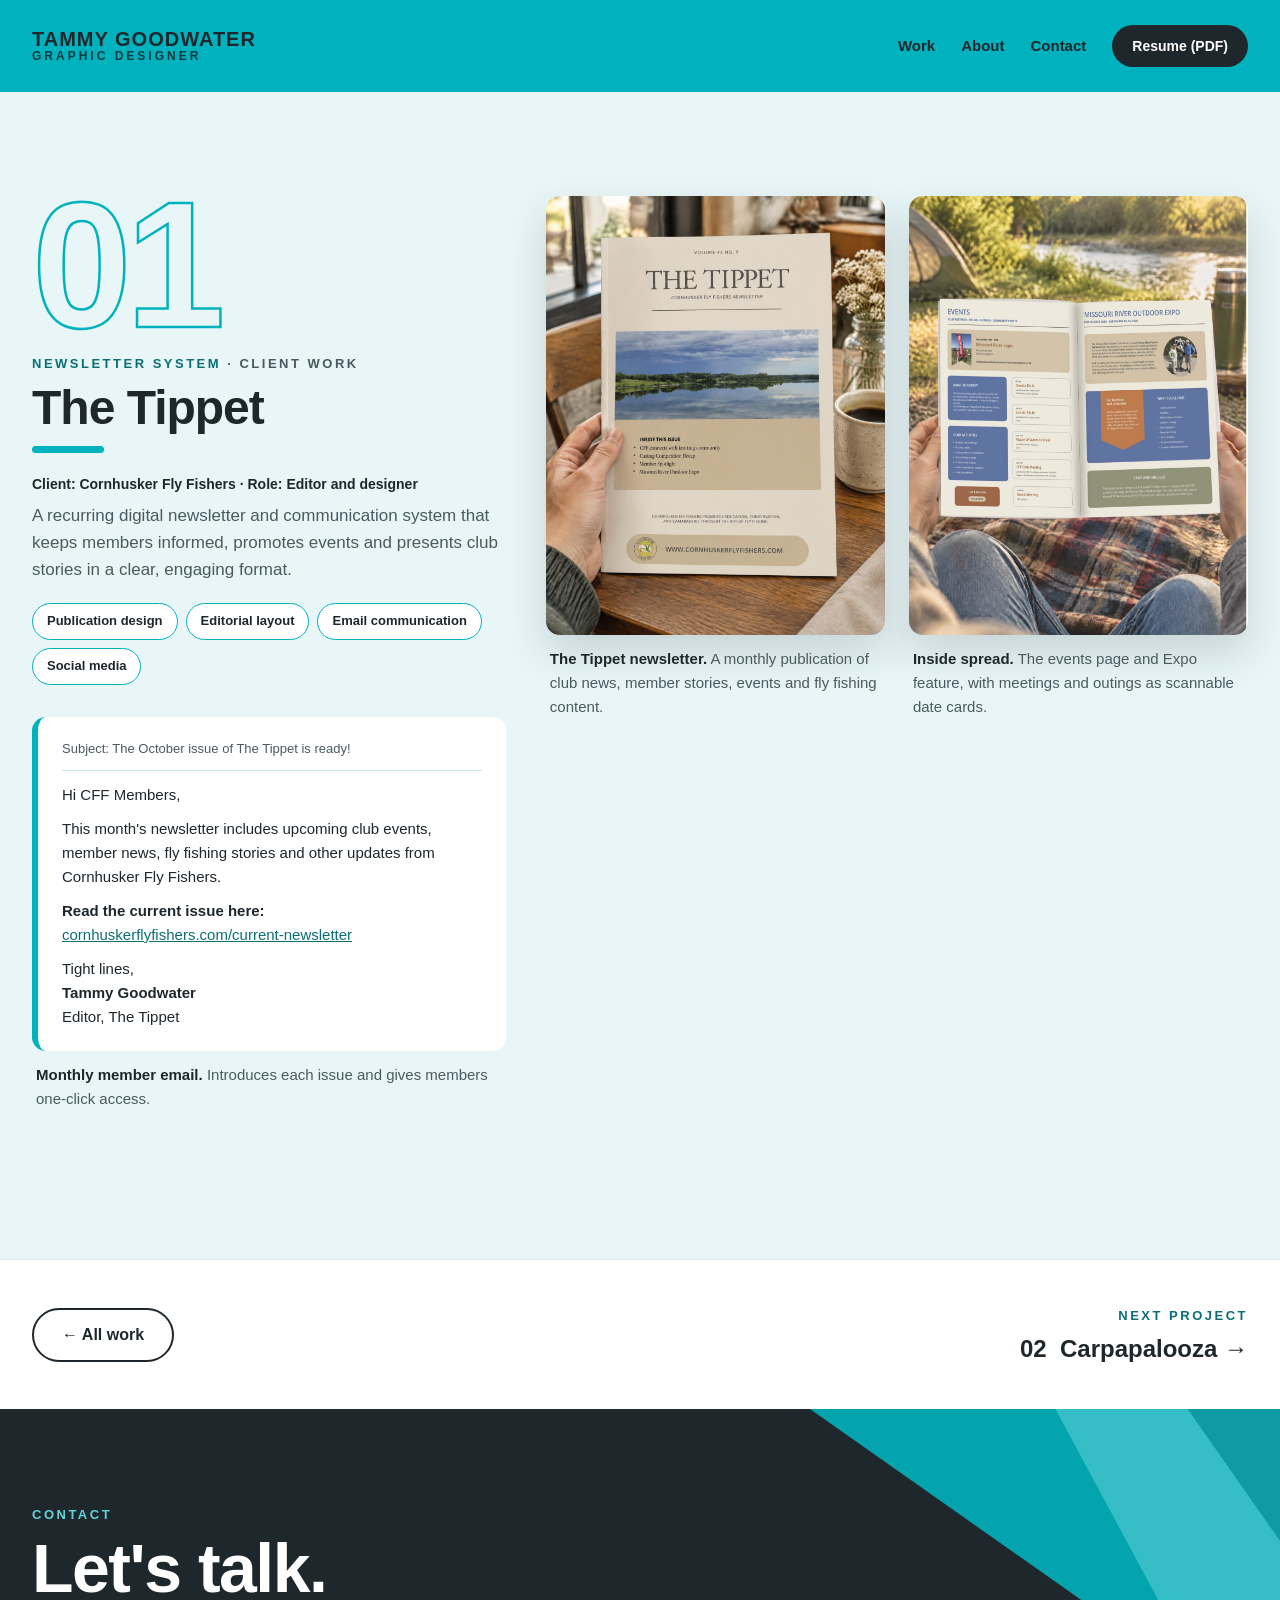
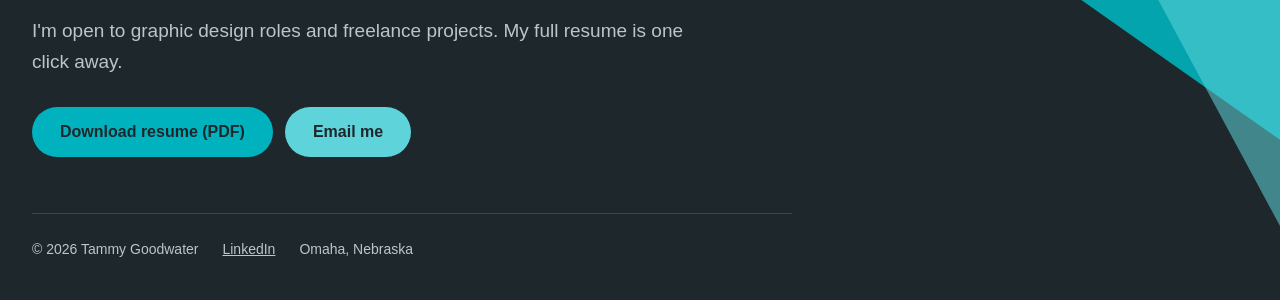
<file: work/the-tippet.html>
<!doctype html>
<html lang="en">
<head>
<meta charset="utf-8">
<meta name="viewport" content="width=device-width, initial-scale=1">
<title>The Tippet | Tammy Goodwater, Graphic Designer</title>
<meta name="description" content="A recurring digital newsletter and communication system that keeps members informed, promotes events and presents club stories in a clear, engaging format.">
<meta property="og:title" content="The Tippet | Tammy Goodwater, Graphic Designer">
<meta property="og:description" content="A recurring digital newsletter and communication system that keeps members informed, promotes events and presents club stories in a clear, engaging format.">
<meta property="og:image" content="../images/tippet-cover-mockup.jpg">
<link rel="stylesheet" href="../styles.css">
</head>
<body>

<div class="page">

  <!-- ==================== HEADER: name and menu ==================== -->
  <header style="background: var(--teal)">
    <div class="wrap" style="padding-top: 24px; padding-bottom: 24px; display: flex; flex-wrap: wrap; align-items: center; justify-content: space-between; gap: 12px 24px">
      <a href="../" style="text-decoration: none; color: var(--charcoal); line-height: 1.1">
        <span style="display: block; font-size: 20px; font-weight: 700; letter-spacing: 1px">TAMMY GOODWATER</span>
        <span style="display: block; font-size: 12px; font-weight: 700; letter-spacing: 3px; color: var(--teal-ink)">GRAPHIC DESIGNER</span>
      </a>
      <nav aria-label="Main" style="display: flex; flex-wrap: wrap; align-items: center; gap: 4px 26px; font-size: 15px; font-weight: 700">
        <a href="../#work" style="color: var(--charcoal); text-decoration: none; padding: 10px 0">Work</a>
        <a href="../#about" style="color: var(--charcoal); text-decoration: none; padding: 10px 0">About</a>
        <a href="#contact" style="color: var(--charcoal); text-decoration: none; padding: 10px 0">Contact</a>
        <a href="../Tammy_Goodwater_Resume.pdf" download="Tammy_Goodwater_Resume.pdf" class="btn" style="min-height: 42px; padding: 0 20px; background: var(--charcoal); color: #FFFFFF; font-size: 14px">Resume (PDF)</a>
      </nav>
    </div>
  </header>

  <!-- ==================== PROJECT 01: THE TIPPET ==================== -->
  <section id="tippet" class="sec sec-mist" aria-labelledby="h-tippet" style="--accent: var(--teal)">
    <div class="wrap">
      <div class="head" style="align-items: flex-start">
        <div style="flex: 1 1 360px; min-width: 0">
          <p class="num" aria-hidden="true">01</p>
          <p class="kicker">NEWSLETTER SYSTEM <span class="ptype">· CLIENT WORK</span></p>
          <h1 id="h-tippet" class="h2">The Tippet</h1>
          <div class="bar"></div>
          <p class="client">Client: Cornhusker Fly Fishers · Role: Editor and designer</p>
          <p class="lede">A recurring digital newsletter and communication system that keeps members informed, promotes events and presents club stories in a clear, engaging format.</p>
          <div class="chips"><span>Publication design</span><span>Editorial layout</span><span>Email communication</span><span>Social media</span></div>
          <figure class="fig" style="margin-top: 32px">
            <div style="background: #FFFFFF; border-left: 6px solid var(--teal); border-radius: 14px; padding: 22px 24px; font-size: 15px; line-height: 1.6">
              <p style="margin: 0 0 12px; font-size: 13px; color: var(--gray); border-bottom: 1px solid #C9E6E8; padding-bottom: 10px">Subject: The October issue of The Tippet is ready!</p>
              <p style="margin: 0 0 10px">Hi CFF Members,</p>
              <p style="margin: 0 0 10px">This month's newsletter includes upcoming club events, member news, fly fishing stories and other updates from Cornhusker Fly Fishers.</p>
              <p style="margin: 0 0 10px"><strong>Read the current issue here:</strong><br><span style="color: var(--teal-dark); text-decoration: underline">cornhuskerflyfishers.com/current-newsletter</span></p>
              <p style="margin: 0">Tight lines,<br><strong>Tammy Goodwater</strong><br>Editor, The Tippet</p>
            </div>
            <figcaption class="cap"><strong>Monthly member email.</strong> Introduces each issue and gives members one-click access.</figcaption>
          </figure>
        </div>
        <div style="flex: 1.6 1 520px; min-width: 0; display: flex; flex-wrap: wrap; gap: 24px; align-items: flex-start">
          <figure class="fig" style="flex: 1 1 260px">
            <img src="../images/tippet-cover-mockup.jpg" alt="A reader holding a printed issue of The Tippet, Volume 46 No. 9, at a cafe table">
            <figcaption class="cap"><strong>The Tippet newsletter.</strong> A monthly publication of club news, member stories, events and fly fishing content.</figcaption>
          </figure>
          <figure class="fig" style="flex: 1 1 260px">
            <img src="../images/tippet-spread-mockup.jpg" alt="Open Tippet spread with the Events page and the Missouri River Outdoor Expo feature, read at a riverside campsite">
            <figcaption class="cap"><strong>Inside spread.</strong> The events page and Expo feature, with meetings and outings as scannable date cards.</figcaption>
          </figure>
        </div>
      </div>
    </div>
  </section>

  <!-- ==================== PROJECT NAVIGATION (new: flagged for review) ==================== -->
  <nav aria-label="More projects" style="background: #FFFFFF; border-top: 1px solid #E3EAEB">
    <div class="wrap" style="padding-top: 40px; padding-bottom: 40px; display: flex; flex-wrap: wrap; align-items: center; justify-content: space-between; gap: 20px">
      <a href="../#work" class="btn" style="border: 2px solid var(--charcoal); color: var(--charcoal)">← All work</a>
      <a href="carpapalooza.html" style="text-decoration: none; color: var(--charcoal); text-align: right; padding: 6px 0">
        <span class="kicker" style="display: block">NEXT PROJECT</span>
        <span style="display: block; font-size: 24px; font-weight: 700; line-height: 1.2">02 &nbsp;Carpapalooza →</span>
      </a>
    </div>
  </nav>

  <!-- ==================== CONTACT AND FOOTER ==================== -->
  <section id="contact" aria-labelledby="h-contact" style="position: relative; background: var(--charcoal); color: #FFFFFF; overflow: hidden">
    <svg viewBox="0 0 1440 520" preserveAspectRatio="xMidYMid slice" style="position: absolute; inset: 0; width: 100%; height: 100%; pointer-events: none" aria-hidden="true">
      <polygon points="1440,0 900,0 1440,380" fill="#00B2BD" opacity="0.9"></polygon>
      <polygon points="1440,0 1160,0 1440,520" fill="#5FD3DA" opacity="0.55"></polygon>
      <polygon points="1440,200 1300,0 1440,0" fill="#008D96" opacity="0.7"></polygon>
    </svg>
    <div class="wrap" style="position: relative; padding-top: 96px; padding-bottom: 40px">
      <div style="max-width: 680px; padding-bottom: 56px">
        <p class="kicker" style="color: var(--teal-light)">CONTACT</p>
        <h2 id="h-contact" style="margin: 0 0 14px; font-weight: 700; font-size: clamp(40px, 5.4vw, 68px); line-height: 1; letter-spacing: -1.5px">Let's talk.</h2>
        <p style="margin: 0 0 30px; font-size: 19px; color: var(--gray-light)">I'm open to graphic design roles and freelance projects. My full resume is one click away.</p>
        <div style="display: flex; flex-wrap: wrap; gap: 12px">
          <a id="resume" href="../Tammy_Goodwater_Resume.pdf" download="Tammy_Goodwater_Resume.pdf" class="btn" style="background: var(--teal); color: var(--charcoal)">Download resume (PDF)</a>
          <a href="mailto:tlgoodwater@gmail.com" class="btn" style="background: var(--teal-light); color: var(--charcoal)">Email me</a>
        </div>
      </div>
      <div style="display: flex; flex-wrap: wrap; gap: 8px 24px; padding-top: 24px; border-top: 1px solid #37474F; font-size: 14px; color: var(--gray-light); max-width: 760px">
        <span>© 2026 Tammy Goodwater</span>
        <a href="https://www.linkedin.com/in/tammy-goodwater-design" style="color: var(--gray-light)">LinkedIn</a>
        <span>Omaha, Nebraska</span>
      </div>
    </div>
  </section>
</div>
</body>
</html>
</file>
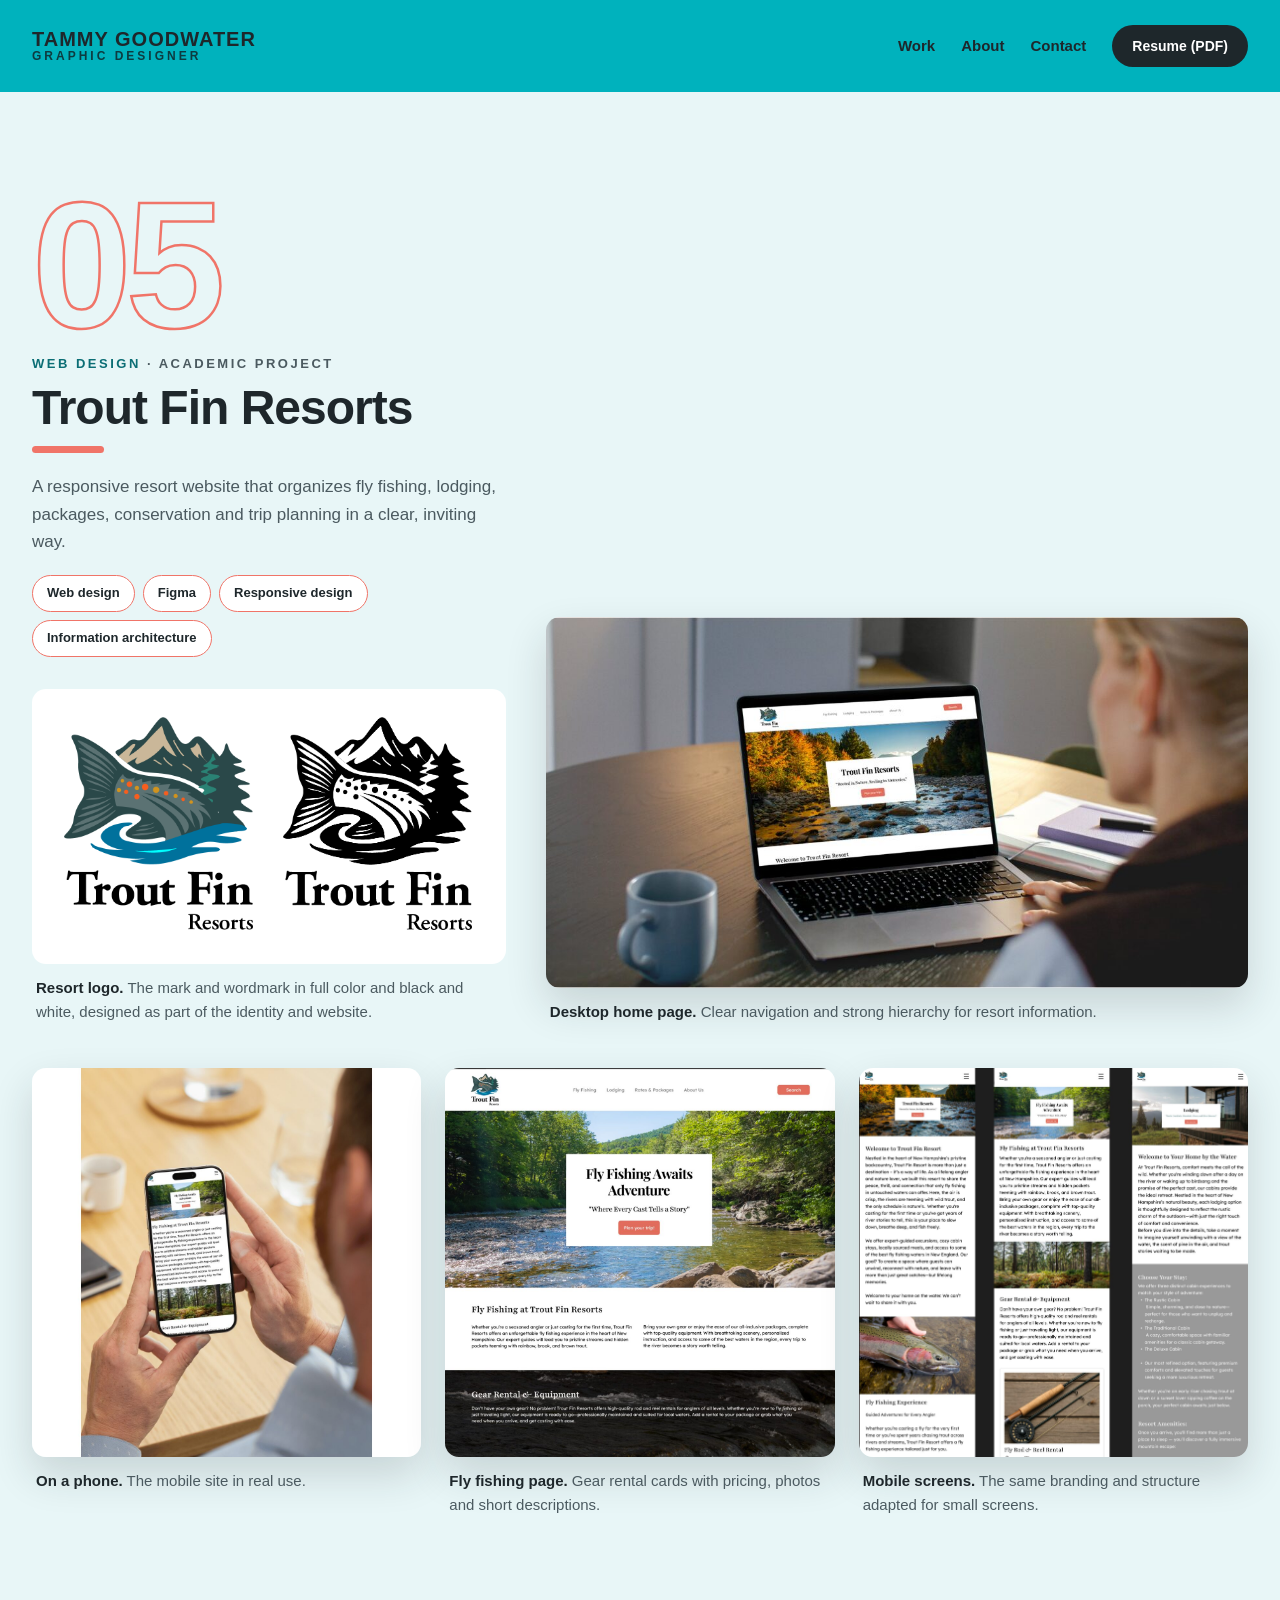
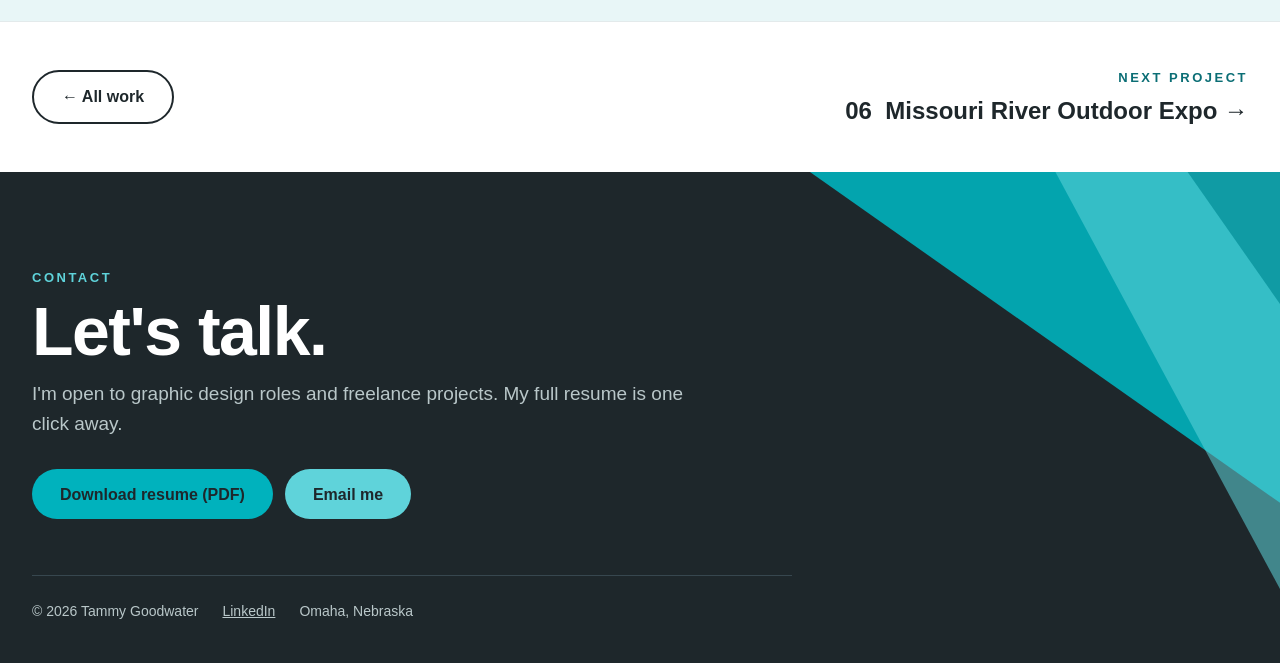
<file: work/trout-fin-resorts.html>
<!doctype html>
<html lang="en">
<head>
<meta charset="utf-8">
<meta name="viewport" content="width=device-width, initial-scale=1">
<title>Trout Fin Resorts | Tammy Goodwater, Graphic Designer</title>
<meta name="description" content="A responsive resort website that organizes fly fishing, lodging, packages, conservation and trip planning in a clear, inviting way.">
<meta property="og:title" content="Trout Fin Resorts | Tammy Goodwater, Graphic Designer">
<meta property="og:description" content="A responsive resort website that organizes fly fishing, lodging, packages, conservation and trip planning in a clear, inviting way.">
<meta property="og:image" content="../images/troutfin-logo-color.png">
<link rel="stylesheet" href="../styles.css">
</head>
<body>

<div class="page">

  <!-- ==================== HEADER: name and menu ==================== -->
  <header style="background: var(--teal)">
    <div class="wrap" style="padding-top: 24px; padding-bottom: 24px; display: flex; flex-wrap: wrap; align-items: center; justify-content: space-between; gap: 12px 24px">
      <a href="../" style="text-decoration: none; color: var(--charcoal); line-height: 1.1">
        <span style="display: block; font-size: 20px; font-weight: 700; letter-spacing: 1px">TAMMY GOODWATER</span>
        <span style="display: block; font-size: 12px; font-weight: 700; letter-spacing: 3px; color: var(--teal-ink)">GRAPHIC DESIGNER</span>
      </a>
      <nav aria-label="Main" style="display: flex; flex-wrap: wrap; align-items: center; gap: 4px 26px; font-size: 15px; font-weight: 700">
        <a href="../#work" style="color: var(--charcoal); text-decoration: none; padding: 10px 0">Work</a>
        <a href="../#about" style="color: var(--charcoal); text-decoration: none; padding: 10px 0">About</a>
        <a href="#contact" style="color: var(--charcoal); text-decoration: none; padding: 10px 0">Contact</a>
        <a href="../Tammy_Goodwater_Resume.pdf" download="Tammy_Goodwater_Resume.pdf" class="btn" style="min-height: 42px; padding: 0 20px; background: var(--charcoal); color: #FFFFFF; font-size: 14px">Resume (PDF)</a>
      </nav>
    </div>
  </header>

  <!-- ==================== PROJECT 05: TROUT FIN RESORTS ==================== -->
  <section id="trout-fin" class="sec sec-mist" aria-labelledby="h-tf" style="--accent: #F07468">
    <div class="wrap">
      <div class="head">
        <div style="flex: 1 1 360px; min-width: 0">
          <p class="num" aria-hidden="true">05</p>
          <p class="kicker">WEB DESIGN <span class="ptype">· ACADEMIC PROJECT</span></p>
          <h1 id="h-tf" class="h2">Trout Fin Resorts</h1>
          <div class="bar"></div>
          <p class="lede">A responsive resort website that organizes fly fishing, lodging, packages, conservation and trip planning in a clear, inviting way.</p>
          <div class="chips"><span>Web design</span><span>Figma</span><span>Responsive design</span><span>Information architecture</span></div>
          <figure class="fig" style="margin-top: 32px; max-width: 480px">
            <div class="mat" style="gap: 28px; padding: 28px 32px">
              <img src="../images/troutfin-logo-color.png" alt="Trout Fin Resorts full-color logo: a spotted trout in front of mountains, pines and a river, above a serif wordmark" style="width: calc(50% - 14px); height: auto; box-shadow: none; border-radius: 0">
              <img src="../images/troutfin-logo-bw.png" alt="Trout Fin Resorts logo in black and white" style="width: calc(50% - 14px); height: auto; box-shadow: none; border-radius: 0">
            </div>
            <figcaption class="cap"><strong>Resort logo.</strong> The mark and wordmark in full color and black and white, designed as part of the identity and website.</figcaption>
          </figure>
        </div>
        <figure class="fig" style="flex: 1.6 1 520px">
          <img src="../images/troutfin-laptop.jpg" alt="Trout Fin Resorts home page on a laptop at a desk">
          <figcaption class="cap"><strong>Desktop home page.</strong> Clear navigation and strong hierarchy for resort information.</figcaption>
        </figure>
      </div>
      <div class="gal">
        <figure class="fig" style="flex: 1 1 300px">
          <img src="../images/troutfin-phone.jpg" alt="Hands holding a phone showing the Trout Fin Resorts fly fishing page">
          <figcaption class="cap"><strong>On a phone.</strong> The mobile site in real use.</figcaption>
        </figure>
        <figure class="fig" style="flex: 1 1 300px">
          <div style="border-radius: 14px; overflow: hidden; aspect-ratio: 1 / 1; box-shadow: 0 18px 40px rgba(30,39,43,.16)"><img src="../images/troutfin-fly-fishing-page.jpg" alt="Trout Fin Resorts fly fishing page with gear rental cards" style="height: 100%; object-fit: cover; object-position: 50% 0%; border-radius: 0; box-shadow: none"></div>
          <figcaption class="cap"><strong>Fly fishing page.</strong> Gear rental cards with pricing, photos and short descriptions.</figcaption>
        </figure>
        <figure class="fig" style="flex: 1 1 300px">
          <div style="border-radius: 14px; overflow: hidden; aspect-ratio: 1 / 1; box-shadow: 0 18px 40px rgba(30,39,43,.16)"><img src="../images/troutfin-mobile-screens.jpg" alt="Three Trout Fin Resorts mobile screens: home, fly fishing and lodging" style="height: 100%; object-fit: cover; object-position: 50% 0%; border-radius: 0; box-shadow: none"></div>
          <figcaption class="cap"><strong>Mobile screens.</strong> The same branding and structure adapted for small screens.</figcaption>
        </figure>
      </div>
    </div>
  </section>

  <!-- ==================== PROJECT NAVIGATION (new: flagged for review) ==================== -->
  <nav aria-label="More projects" style="background: #FFFFFF; border-top: 1px solid #E3EAEB">
    <div class="wrap" style="padding-top: 40px; padding-bottom: 40px; display: flex; flex-wrap: wrap; align-items: center; justify-content: space-between; gap: 20px">
      <a href="../#work" class="btn" style="border: 2px solid var(--charcoal); color: var(--charcoal)">← All work</a>
      <a href="missouri-river-outdoor-expo.html" style="text-decoration: none; color: var(--charcoal); text-align: right; padding: 6px 0">
        <span class="kicker" style="display: block">NEXT PROJECT</span>
        <span style="display: block; font-size: 24px; font-weight: 700; line-height: 1.2">06 &nbsp;Missouri River Outdoor Expo →</span>
      </a>
    </div>
  </nav>

  <!-- ==================== CONTACT AND FOOTER ==================== -->
  <section id="contact" aria-labelledby="h-contact" style="position: relative; background: var(--charcoal); color: #FFFFFF; overflow: hidden">
    <svg viewBox="0 0 1440 520" preserveAspectRatio="xMidYMid slice" style="position: absolute; inset: 0; width: 100%; height: 100%; pointer-events: none" aria-hidden="true">
      <polygon points="1440,0 900,0 1440,380" fill="#00B2BD" opacity="0.9"></polygon>
      <polygon points="1440,0 1160,0 1440,520" fill="#5FD3DA" opacity="0.55"></polygon>
      <polygon points="1440,200 1300,0 1440,0" fill="#008D96" opacity="0.7"></polygon>
    </svg>
    <div class="wrap" style="position: relative; padding-top: 96px; padding-bottom: 40px">
      <div style="max-width: 680px; padding-bottom: 56px">
        <p class="kicker" style="color: var(--teal-light)">CONTACT</p>
        <h2 id="h-contact" style="margin: 0 0 14px; font-weight: 700; font-size: clamp(40px, 5.4vw, 68px); line-height: 1; letter-spacing: -1.5px">Let's talk.</h2>
        <p style="margin: 0 0 30px; font-size: 19px; color: var(--gray-light)">I'm open to graphic design roles and freelance projects. My full resume is one click away.</p>
        <div style="display: flex; flex-wrap: wrap; gap: 12px">
          <a id="resume" href="../Tammy_Goodwater_Resume.pdf" download="Tammy_Goodwater_Resume.pdf" class="btn" style="background: var(--teal); color: var(--charcoal)">Download resume (PDF)</a>
          <a href="mailto:tlgoodwater@gmail.com" class="btn" style="background: var(--teal-light); color: var(--charcoal)">Email me</a>
        </div>
      </div>
      <div style="display: flex; flex-wrap: wrap; gap: 8px 24px; padding-top: 24px; border-top: 1px solid #37474F; font-size: 14px; color: var(--gray-light); max-width: 760px">
        <span>© 2026 Tammy Goodwater</span>
        <a href="https://www.linkedin.com/in/tammy-goodwater-design" style="color: var(--gray-light)">LinkedIn</a>
        <span>Omaha, Nebraska</span>
      </div>
    </div>
  </section>
</div>
</body>
</html>
</file>
<file: styles.css>
:root{
  /* ===== EDIT YOUR BRAND COLORS HERE ===== */
  --teal:#00B2BD;        /* main teal: hero, buttons, accents */
  --teal-dark:#0B6E75;   /* small teal text and links */
  --teal-light:#5FD3DA;  /* teal text on charcoal */
  --teal-ink:#0D3B40;    /* dark teal text on bright teal */
  --mist:#E8F6F7;        /* light teal section backgrounds */
  --blush:#F7EFEA;       /* soft warm blush section backgrounds (from the portfolio book) */
  --charcoal:#1E272B;    /* main text and dark sections */
  --gray:#4B5A60;        /* body copy */
  --gray-light:#B9C7C9;  /* text on charcoal */
}

body{margin:0}
a{color:var(--teal-dark)}a:hover{color:#08555B}
html{scroll-behavior:smooth}
.page{font-family:'Helvetica Neue',Helvetica,Arial,sans-serif;color:var(--charcoal);background:#FFFFFF;font-size:17px;line-height:1.6;overflow:hidden}
.wrap{max-width:1240px;margin:0 auto;padding-left:32px;padding-right:32px}
.btn{display:inline-flex;align-items:center;min-height:50px;padding:0 28px;border-radius:999px;font-weight:700;font-size:16px;text-decoration:none}
.sec{position:relative;padding:104px 0}
.sec-mist{background:var(--mist)}
.sec-blush{background:var(--blush)}
.sec-dark{background:var(--charcoal);color:#FFFFFF}
.sec-teal{background:var(--teal);color:var(--charcoal)}
.head{display:flex;flex-wrap:wrap;gap:40px;align-items:flex-end;margin-bottom:44px}
.num{font-weight:800;font-size:clamp(110px,14vw,190px);line-height:.78;letter-spacing:-6px;color:transparent;-webkit-text-stroke:2.5px var(--accent);margin:0 0 18px}
.kicker{margin:0 0 8px;font-size:13px;font-weight:700;letter-spacing:2.5px;color:var(--teal-dark)}
.sec-dark .kicker{color:var(--teal-light)}
.sec-teal .kicker{color:var(--teal-ink)}
/* Project type (Client Work / Academic Project / Personal Identity), shown after the category */
.ptype{color:var(--gray)}
.sec-dark .ptype{color:var(--gray-light)}
.sec-teal .ptype{color:var(--charcoal)}
.h2{margin:0 0 14px;font-weight:700;font-size:clamp(32px,3.8vw,48px);line-height:1.04;letter-spacing:-1px}
.bar{width:72px;height:7px;border-radius:4px;background:var(--accent);margin:0 0 20px}
.client{margin:0 0 6px;font-size:14px;font-weight:700}
.lede{margin:0;color:var(--gray);max-width:520px}
.sec-dark .lede{color:var(--gray-light)}
.sec-teal .lede{color:var(--charcoal)}
.chips{display:flex;flex-wrap:wrap;gap:8px;margin-top:20px}
.chips span{padding:7px 14px;border-radius:999px;background:#FFFFFF;border:1.5px solid var(--accent);font-size:13px;font-weight:600;color:var(--charcoal)}
.sec-dark .chips span{background:transparent;color:#FFFFFF}
.gal{display:flex;flex-wrap:wrap;gap:24px;align-items:flex-start}
.fig{margin:0;min-width:0}
.fig img{display:block;width:100%;height:auto;border-radius:14px;box-shadow:0 18px 40px rgba(30,39,43,.16)}
.sec-dark .fig img{box-shadow:0 18px 44px rgba(0,0,0,.45)}
.mat{background:#FFFFFF;border-radius:14px;padding:28px;box-sizing:border-box;display:flex;align-items:center;justify-content:center}
.sec-mist .mat{background:#FFFFFF}
.sec-dark .mat{background:#2A3539}
.mat img{box-shadow:0 10px 26px rgba(30,39,43,.18);border-radius:3px}
.cap{padding:12px 4px 0;font-size:15px;color:var(--gray)}
.cap strong{color:var(--charcoal)}
.sec-dark .cap{color:var(--gray-light)}
.sec-dark .cap strong{color:#FFFFFF}
.sec-teal .cap{color:var(--charcoal)}
.bento{display:grid;grid-template-columns:repeat(2,minmax(0,1fr));grid-auto-rows:210px;grid-auto-flow:dense;gap:16px}
.tile{position:relative;display:block;border-radius:16px;overflow:hidden;background:var(--mist);text-decoration:none;color:var(--charcoal);outline:3px solid transparent;outline-offset:3px;transition:outline-color .25s ease}
.tile:hover,.tile:focus-visible{outline-color:var(--teal)}
.tile img{position:absolute;inset:0;width:100%;height:100%;object-fit:cover;transition:transform .6s ease}
.tile:hover img{transform:scale(1.05)}
.tag{position:absolute;left:12px;bottom:12px;right:12px;display:flex;align-items:center;gap:10px;padding:10px 14px;border-radius:12px;background:rgba(255,255,255,.95)}
.tag b{display:inline-flex;align-items:center;justify-content:center;min-width:30px;height:30px;border-radius:50%;background:var(--accent);color:#FFFFFF;font-size:13px}
.tag span{font-weight:700;font-size:15px;line-height:1.2}
.t-big{grid-column:span 2;grid-row:span 2}
.t-wide{grid-column:span 2}
.t-tall{grid-row:span 2}
@media (min-width:900px){
.bento{grid-template-columns:repeat(4,minmax(0,1fr));grid-auto-rows:230px}
.p1{grid-column:1/3;grid-row:1/3}.p2{grid-column:3/5;grid-row:1/2}.p3{grid-column:3/4;grid-row:2/5}.p4{grid-column:4/5;grid-row:2/3}
.p5{grid-column:4/5;grid-row:3/5}.p6{grid-column:1/2;grid-row:3/5}.p7{grid-column:2/3;grid-row:3/5}
}
@media (max-width:560px){.bento{grid-template-columns:minmax(0,1fr)}.t-big,.t-wide{grid-column:span 1}}
@keyframes rise{from{opacity:0;transform:translateY(18px)}to{opacity:1;transform:none}}
@keyframes f1{0%,100%{transform:rotate(3deg) translateY(0)}50%{transform:rotate(3deg) translateY(-9px)}}
@keyframes f2{0%,100%{transform:rotate(-5deg) translateY(0)}50%{transform:rotate(-5deg) translateY(-7px)}}
@keyframes f3{0%,100%{transform:rotate(-2deg) translateY(0)}50%{transform:rotate(-2deg) translateY(-10px)}}
@keyframes marquee{from{transform:translateX(0)}to{transform:translateX(-50%)}}
.rise{animation:rise .8s ease-out both}.d1{animation-delay:.1s}.d2{animation-delay:.22s}.d3{animation-delay:.34s}
.f1{animation:f1 8s ease-in-out infinite}.f2{animation:f2 9s ease-in-out infinite}.f3{animation:f3 7s ease-in-out infinite}
.track{display:flex;width:max-content;animation:marquee 36s linear infinite}
@media (prefers-reduced-motion: reduce){html{scroll-behavior:auto}.rise,.f1,.f2,.f3,.track{animation:none}.tile:hover img{transform:none}}
</file>
